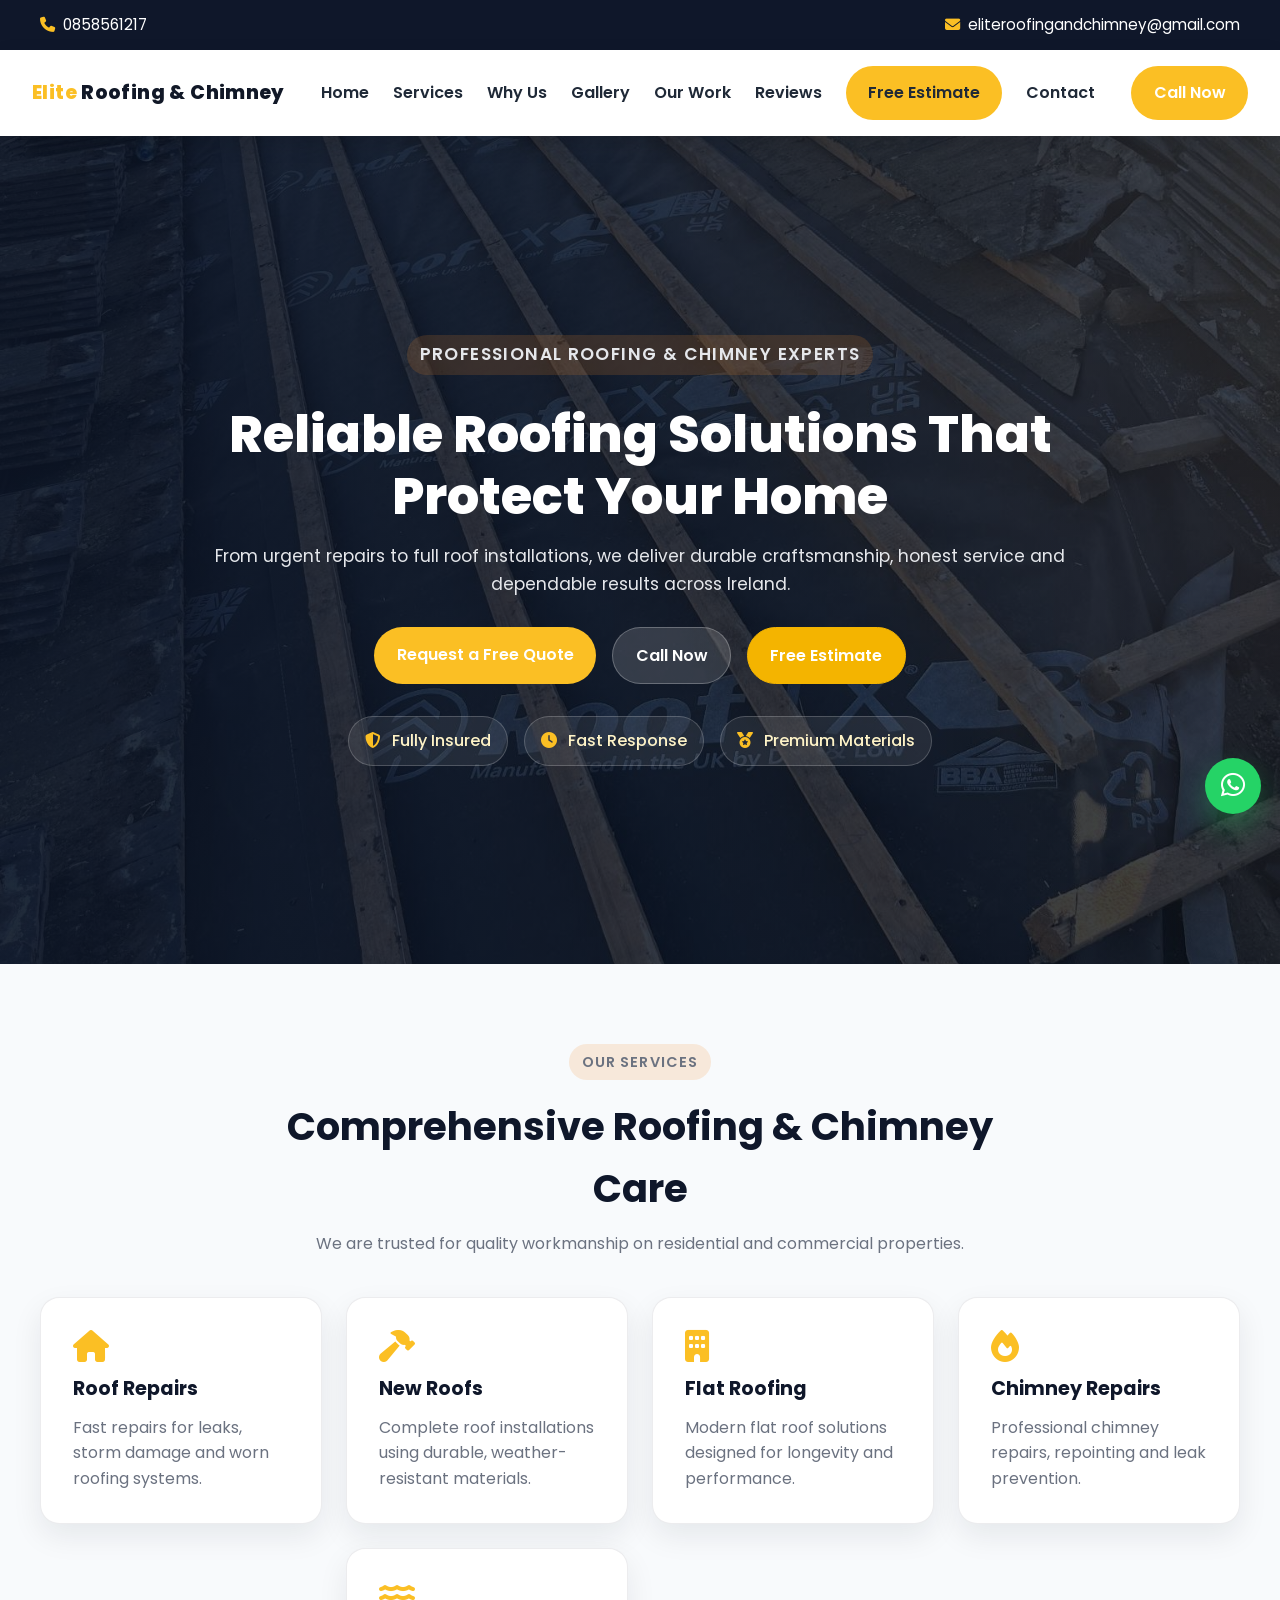
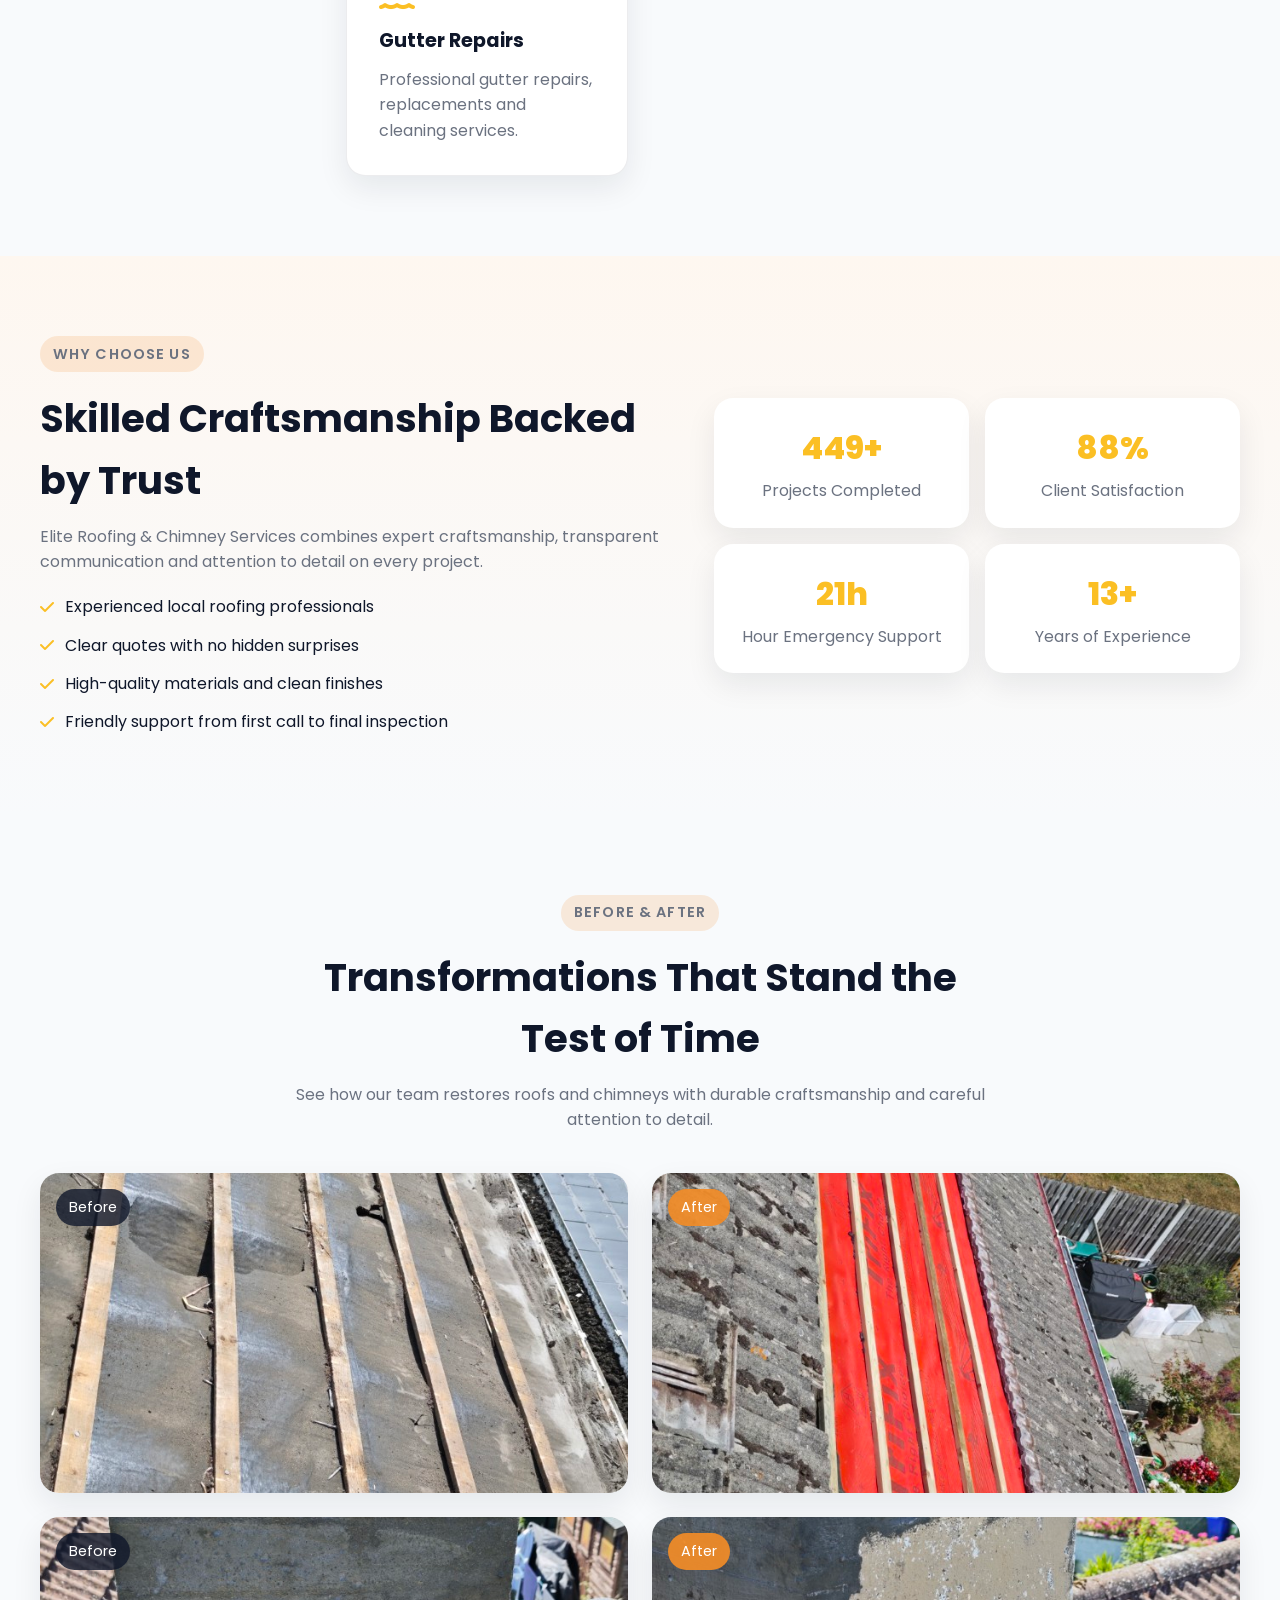
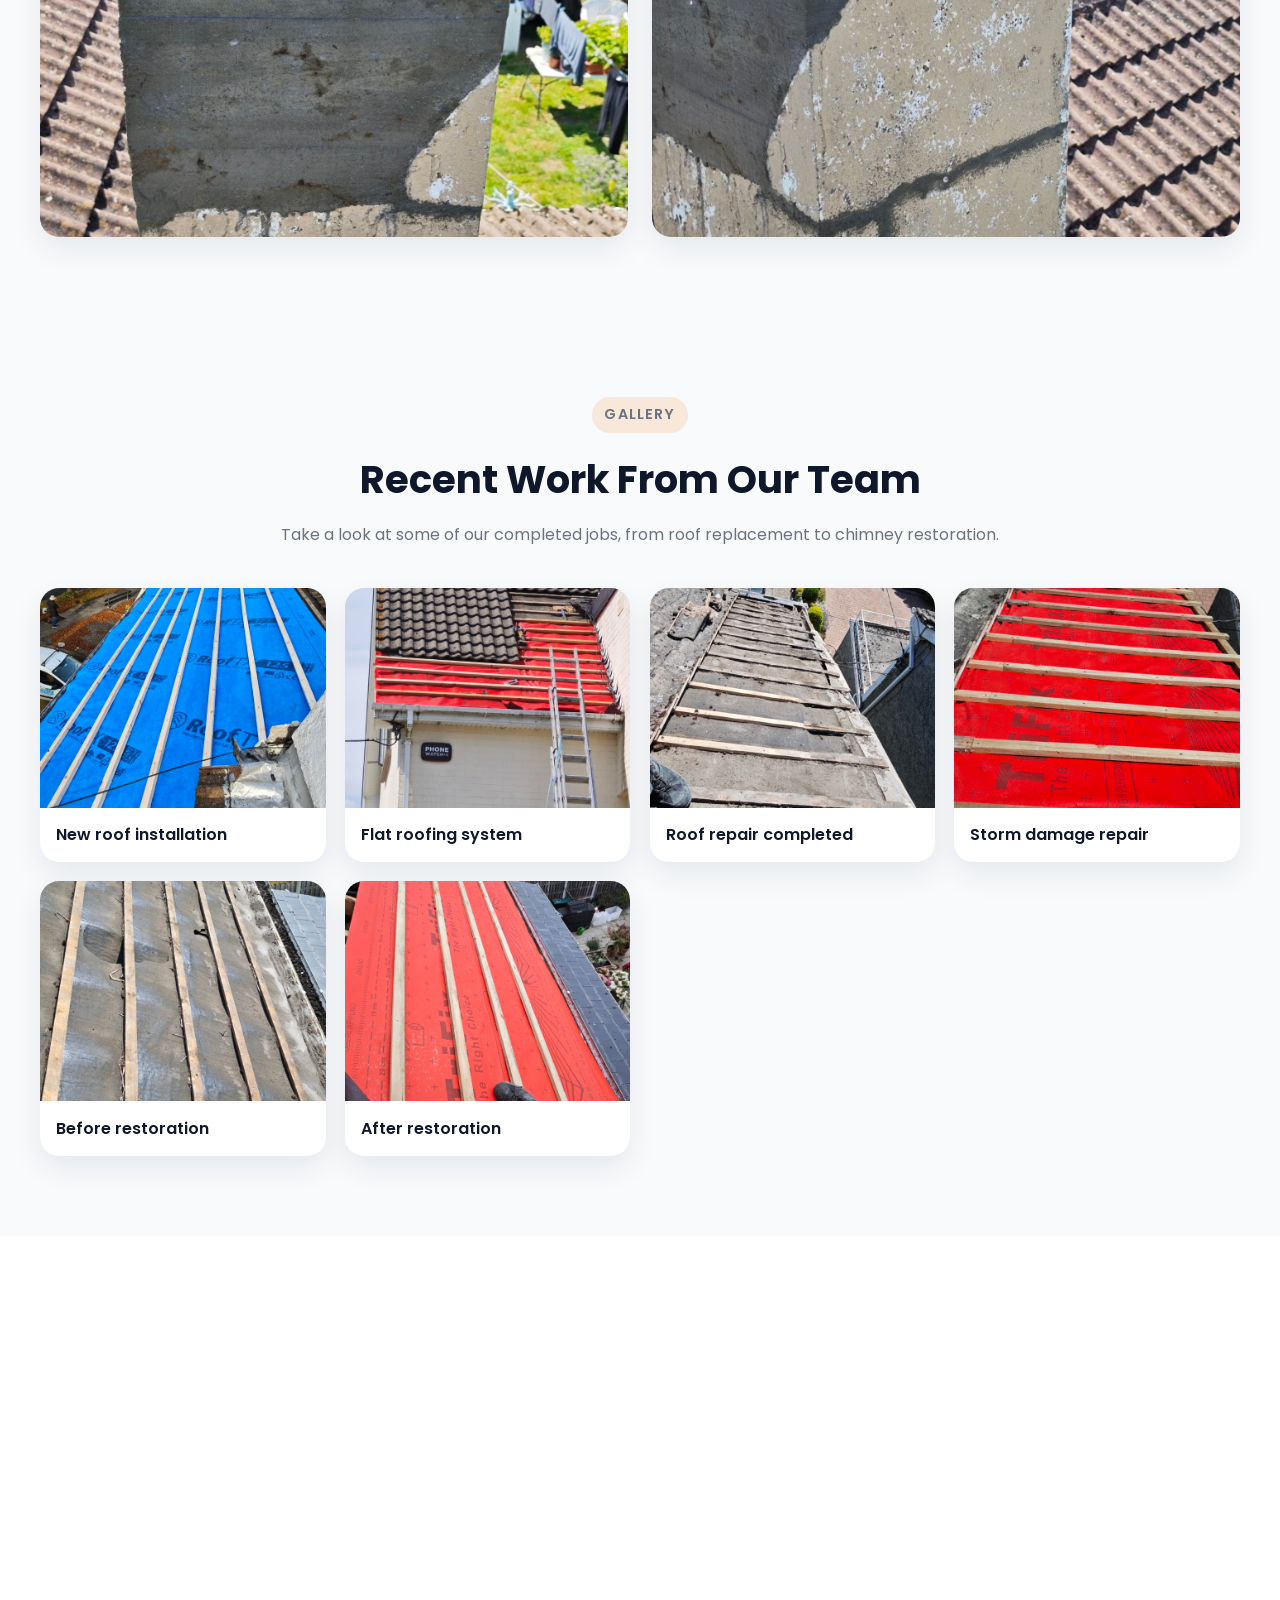
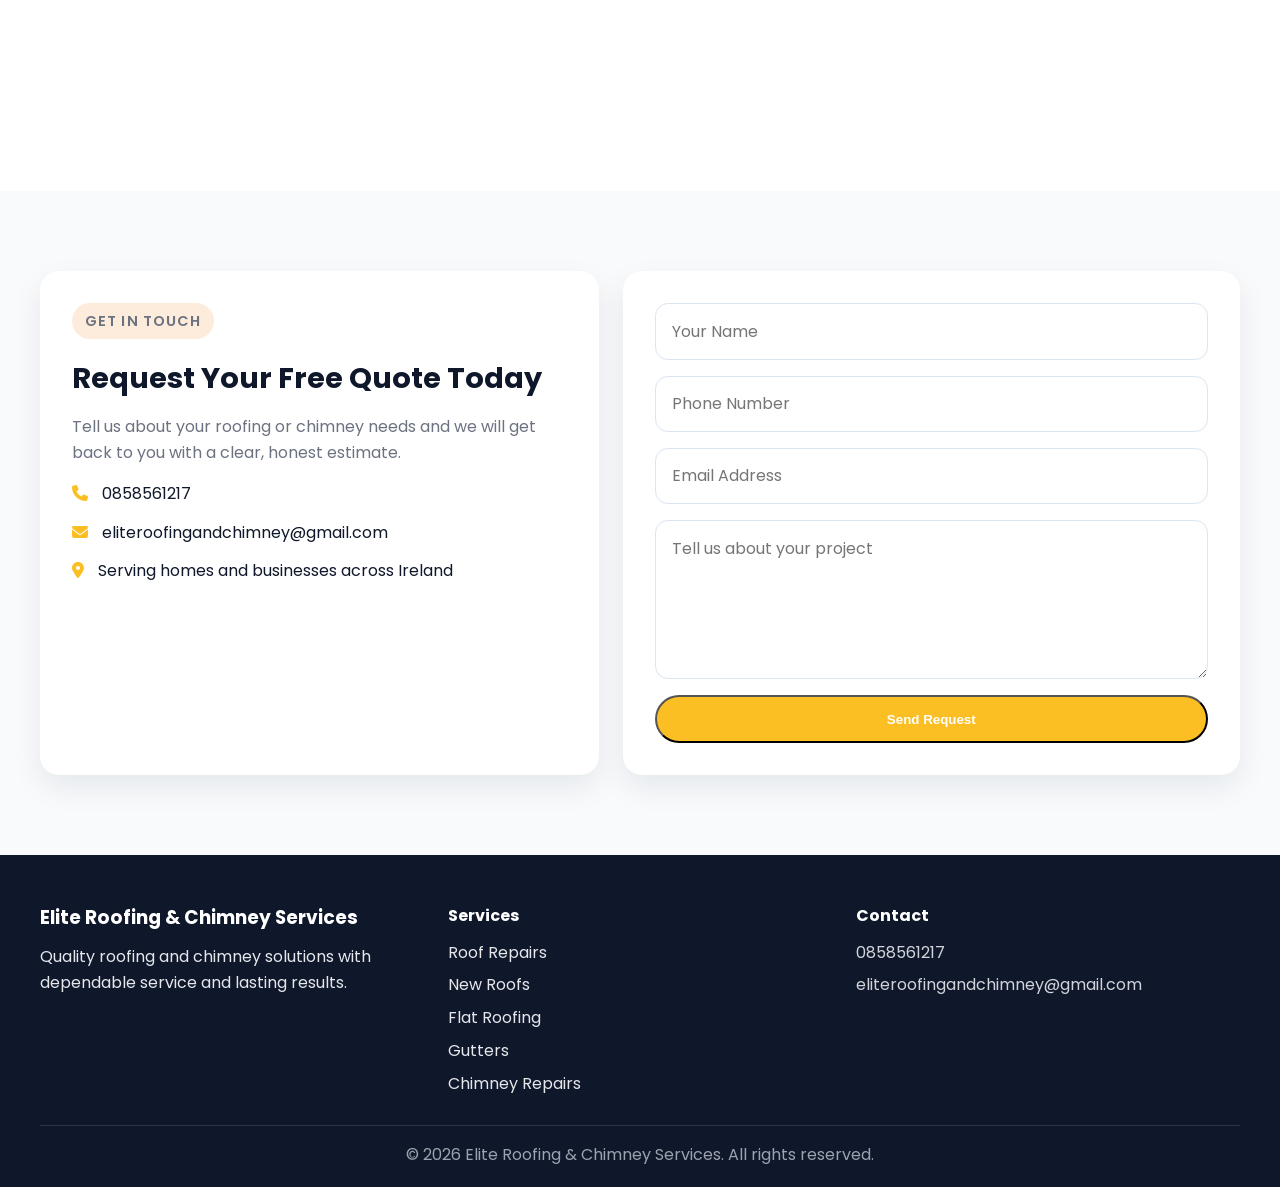
<file: index.html>
<!DOCTYPE html>
<html lang="en">
<head>
<link rel="icon" type="image/png" href="favicon.png">
<!-- Google tag (gtag.js) -->
<script async src="https://www.googletagmanager.com/gtag/js?id=G-1NTK6XRH8E"></script>
<script>
  window.dataLayer = window.dataLayer || [];
  function gtag(){dataLayer.push(arguments);}
  gtag('js', new Date());

  gtag('config', 'G-1NTK6XRH8E');
</script>

<meta charset="UTF-8">

  <meta charset="UTF-8">
  <meta name="viewport" content="width=device-width, initial-scale=1.0">
  <title>Elite Roofing & Chimney Services | Roofing Repairs, New Roofs & Chimney Care</title>
  <meta name="description" content="Elite Roofing & Chimney Services provides professional roof repairs, new roofs, flat roofing, gutters and chimney services across Ireland. Request a free quote today.">
  <meta name="keywords" content="roofing company, roof repair, roof installation, chimney repair, gutter repair, flat roofing, Ireland roofing">
  <meta name="author" content="Elite Roofing & Chimney Services">
  <meta property="og:title" content="Elite Roofing & Chimney Services">
  <meta property="og:description" content="Reliable roofing and chimney services for homes and businesses. Fast response, quality workmanship and fair pricing.">
  <meta property="og:type" content="website">
  <meta property="og:image" content="images/roof.jpg">
  <meta name="theme-color" content="#0f172a">
  <link rel="canonical" href="https://eliteroof.co/">
  <link rel="stylesheet" href="style.css">
  <link rel="preconnect" href="https://fonts.googleapis.com">
  <link rel="preconnect" href="https://fonts.gstatic.com" crossorigin>
  <link href="https://fonts.googleapis.com/css2?family=Poppins:wght@300;400;500;600;700;800&display=swap" rel="stylesheet">
  <link rel="stylesheet" href="https://cdnjs.cloudflare.com/ajax/libs/font-awesome/6.6.0/css/all.min.css">
  <script type="application/ld+json">
  {
    "@context": "https://schema.org",
    "@type": "RoofingContractor",
    "name": "Elite Roofing & Chimney Services",
    "telephone": "+353858561217",
    "email": "eliteroofingandchimney@gmail.com",
    "url": "https://eliteroof.co/",
    "address": {
      "@type": "PostalAddress",
      "addressCountry": "IE"
    },
    "serviceType": [
      "Roof repairs",
      "New roofs",
      "Flat roofing",
      "Gutters",
      "Chimney repairs"
    ]
  }
  </script>
</head>
<body>
  <div class="topbar">
    <div class="topbar-content">
      <a href="tel:0858561217"><i class="fa-solid fa-phone"></i>0858561217</a>
      <a href="mailto:eliteroofingandchimney@gmail.com"><i class="fa-solid fa-envelope"></i>eliteroofingandchimney@gmail.com</a>
    </div>
  </div>

  <header class="site-header">
    <a class="logo" href="#home"><span>Elite</span> Roofing & Chimney</a>
    <button class="menu-toggle" type="button" aria-label="Open navigation">
      <span></span><span></span><span></span>
    </button>
    <nav class="nav-links">
      <a href="#home">Home</a>
      <a href="#services">Services</a>
      <a href="#about">Why Us</a>
      <a href="#gallery">Gallery</a>
      <a href="our-work.html">Our Work</a>
      <a href="#reviews">Reviews</a>
      <a href="estimate.html" class="btn btn-primary">Free Estimate</a>
      <a href="#contact">Contact</a>
    </nav>
    <a class="btn btn-primary nav-cta" href="tel:0858561217">Call Now</a>
  </header>

  <main id="home">
    <section class="hero">
      <div class="hero-overlay"></div>
      <div class="hero-content reveal">
        <p class="eyebrow">Professional Roofing & Chimney Experts</p>
        <h1>Reliable Roofing Solutions That Protect Your Home</h1>
        <p>From urgent repairs to full roof installations, we deliver durable craftsmanship, honest service and dependable results across Ireland.</p>
       <div class="hero-actions">
  <a class="btn btn-primary" href="#contact">Request a Free Quote</a>
  <a class="btn btn-secondary" href="tel:0858561217">Call Now</a>
  <a class="btn btn-outline" href="estimate.html">Free Estimate</a>
</div>
        <div class="hero-highlights">
          <div><i class="fa-solid fa-shield-halved"></i> Fully Insured</div>
          <div><i class="fa-solid fa-clock"></i> Fast Response</div>
          <div><i class="fa-solid fa-medal"></i> Premium Materials</div>
        </div>
      </div>
    </section>

  
<section class="section services-section" id="services">
  <div class="section-heading reveal">
    <p class="eyebrow">Our Services</p>
    <h2>Comprehensive Roofing & Chimney Care</h2>
    <p>We are trusted for quality workmanship on residential and commercial properties.</p>
  </div>

  <div class="cards-grid">

 <a href="roof-repairs-dublin.html" class="service-link">
  <article class="card reveal">
    <i class="fa-solid fa-house"></i>
    <h3>Roof Repairs</h3>
    <p>Fast repairs for leaks, storm damage and worn roofing systems.</p>
  </article>
</a>

<a href="new-roofs.html" class="service-link">
  <article class="card reveal">
    <i class="fa-solid fa-hammer"></i>
    <h3>New Roofs</h3>
    <p>Complete roof installations using durable, weather-resistant materials.</p>
  </article>
</a>
 <a href="flat-roofing.html" class="service-link">
  <article class="card reveal">
    <i class="fa-solid fa-building"></i>
    <h3>Flat Roofing</h3>
    <p>Modern flat roof solutions designed for longevity and performance.</p>
  </article>
</a>

  <a href="chimney-repairs.html" class="service-link">
  <article class="card reveal">
    <i class="fa-solid fa-fire"></i>
    <h3>Chimney Repairs</h3>
    <p>Professional chimney repairs, repointing and leak prevention.</p>
  </article>
</a>

   <a href="gutter-repairs.html" class="service-link">
<a href="gutter-repairs.html" class="service-link">
  <article class="card reveal">
    <i class="fa-solid fa-water"></i>
    <h3>Gutter Repairs</h3>
    <p>Professional gutter repairs, replacements and cleaning services.</p>
  </article>
</a>

  </div>
</section>
    <section class="section why-us-section" id="about">
      <div class="about-grid">
        <div class="about-content reveal">
          <p class="eyebrow">Why Choose Us</p>
          <h2>Skilled Craftsmanship Backed by Trust</h2>
          <p>Elite Roofing & Chimney Services combines expert craftsmanship, transparent communication and attention to detail on every project.</p>
          <ul class="feature-list">
            <li><i class="fa-solid fa-check"></i> Experienced local roofing professionals</li>
            <li><i class="fa-solid fa-check"></i> Clear quotes with no hidden surprises</li>
            <li><i class="fa-solid fa-check"></i> High-quality materials and clean finishes</li>
            <li><i class="fa-solid fa-check"></i> Friendly support from first call to final inspection</li>
          </ul>
        </div>
        <div class="stats-grid">
          <div class="stat-card reveal">
            <span class="counter" data-target="500">0</span>
            <p>Projects Completed</p>
          </div>
          <div class="stat-card reveal">
            <span class="counter" data-target="98">0</span>
            <p>Client Satisfaction</p>
          </div>
          <div class="stat-card reveal">
            <span class="counter" data-target="24">0</span>
            <p>Hour Emergency Support</p>
          </div>
          <div class="stat-card reveal">
            <span class="counter" data-target="15">0</span>
            <p>Years of Experience</p>
          </div>
        </div>
      </div>
    </section>

    <section class="section before-after-section">
      <div class="section-heading reveal">
        <p class="eyebrow">Before & After</p>
        <h2>Transformations That Stand the Test of Time</h2>
        <p>See how our team restores roofs and chimneys with durable craftsmanship and careful attention to detail.</p>
      </div>
      <div class="compare-grid">
        <article class="compare-card reveal">
          <img src="images/roof-before.jpg" alt="Roof before professional repairs">
          <div class="compare-label">Before</div>
        </article>
        <article class="compare-card reveal">
          <img src="images/roof-after1.jpg" alt="Roof after professional repairs">
          <div class="compare-label after">After</div>
        </article>
        <article class="compare-card reveal">
          <img src="images/chimney-repair.jpg" alt="Chimney repair before work">
          <div class="compare-label">Before</div>
        </article>
        <article class="compare-card reveal">
          <img src="images/chimney-repair2.jpg" alt="Chimney repair after work">
          <div class="compare-label after">After</div>
        </article>
      </div>
    </section>

    <section class="section gallery-section" id="gallery">
      <div class="section-heading reveal">
        <p class="eyebrow">Gallery</p>
        <h2>Recent Work From Our Team</h2>
        <p>Take a look at some of our completed jobs, from roof replacement to chimney restoration.</p>
      </div>
      <div class="gallery-grid">
        <figure class="gallery-item reveal">
          <img src="images/roof-installation.jpg" alt="Roof installation project in progress">
          <figcaption>New roof installation</figcaption>
        </figure>
        <figure class="gallery-item reveal">
          <img src="images/roof-membrane.jpg" alt="Modern flat roof membrane installation">
          <figcaption>Flat roofing system</figcaption>
        </figure>
        <figure class="gallery-item reveal">
          <img src="images/roof-repair-1.jpg" alt="Roof repair completed on a home">
          <figcaption>Roof repair completed</figcaption>
        </figure>
        <figure class="gallery-item reveal">
          <img src="images/roof-repair-2.jpg" alt="Storm damage roof repair">
          <figcaption>Storm damage repair</figcaption>
        </figure>
        <figure class="gallery-item reveal">
          <img src="images/roof-before.jpg" alt="Roof before restoration">
          <figcaption>Before restoration</figcaption>
        </figure>
        <figure class="gallery-item reveal">
          <img src="images/roof-after.jpg" alt="Roof after restoration">
          <figcaption>After restoration</figcaption>
        </figure>
      </div>
    </section>

    <section class="section reviews-section" id="reviews">
      <div class="section-heading reveal">
        <p class="eyebrow">Customer Reviews</p>
        <h2>What Our Clients Say</h2>
        <p>We take pride in delivering dependable service and leaving every customer with confidence in their roof.</p>
      </div>
      <div class="reviews-grid">
        <article class="review-card reveal">
          <p>“Fantastic service from start to finish. The team was punctual, efficient and the roof looks excellent.”</p>
          <h3>Sarah M.</h3>
        </article>
        <article class="review-card reveal">
          <p>“They fixed a leak quickly and explained everything clearly. I would definitely recommend them.”</p>
          <h3>Daniel K.</h3>
        </article>
        <article class="review-card reveal">
          <p>“Professional, tidy and reliable. Our chimney repair was completed to a very high standard.”</p>
          <h3>Aoife R.</h3>
        </article>
      </div>
    </section>

    <section class="section contact-section" id="contact">
      <div class="contact-grid">
        <div class="contact-card reveal">
          <p class="eyebrow">Get in Touch</p>
          <h2>Request Your Free Quote Today</h2>
          <p>Tell us about your roofing or chimney needs and we will get back to you with a clear, honest estimate.</p>
          <ul class="contact-list">
            <li><i class="fa-solid fa-phone"></i> 0858561217</li>
            <li><i class="fa-solid fa-envelope"></i> eliteroofingandchimney@gmail.com</li>
            <li><i class="fa-solid fa-location-dot"></i> Serving homes and businesses across Ireland</li>
          </ul>
        </div>
        <form class="contact-form reveal"
      action="https://formspree.io/f/mrpzzdvd"
      method="POST">
          <input type="text" name="name" placeholder="Your Name" required>
          <input type="tel" name="phone" placeholder="Phone Number" required>
          <input type="email" name="email" placeholder="Email Address" required>
          <textarea name="message" rows="5" placeholder="Tell us about your project"></textarea>
          <button type="submit" class="btn btn-primary">Send Request</button>
        </form>
      </div>
    </section>
  </main>

  <footer class="site-footer">
    <div class="footer-grid">
      <div>
        <h3>Elite Roofing & Chimney Services</h3>
        <p>Quality roofing and chimney solutions with dependable service and lasting results.</p>
      </div>
      <div>
        <h4>Services</h4>
        <ul>
          <li>Roof Repairs</li>
          <li>New Roofs</li>
          <li>Flat Roofing</li>
          <li>Gutters</li>
          <li>Chimney Repairs</li>
        </ul>
      </div>
      <div>
        <h4>Contact</h4>
        <ul>
          <li><a href="tel:0858561217">0858561217</a></li>
          <li><a href="mailto:eliteroofingandchimney@gmail.com">eliteroofingandchimney@gmail.com</a></li>
        </ul>
      </div>
    </div>
    <p class="footer-bottom">© 2026 Elite Roofing & Chimney Services. All rights reserved.</p>
  </footer>

  <a class="floating-whatsapp" href="https://wa.me/353858561217" target="_blank" rel="noopener" aria-label="Contact us on WhatsApp">
    <i class="fa-brands fa-whatsapp"></i>
  </a>
  <button class="scroll-top" type="button" aria-label="Back to top">↑</button>

  <script src="script.js"></script>
</body>
</html>
</file>
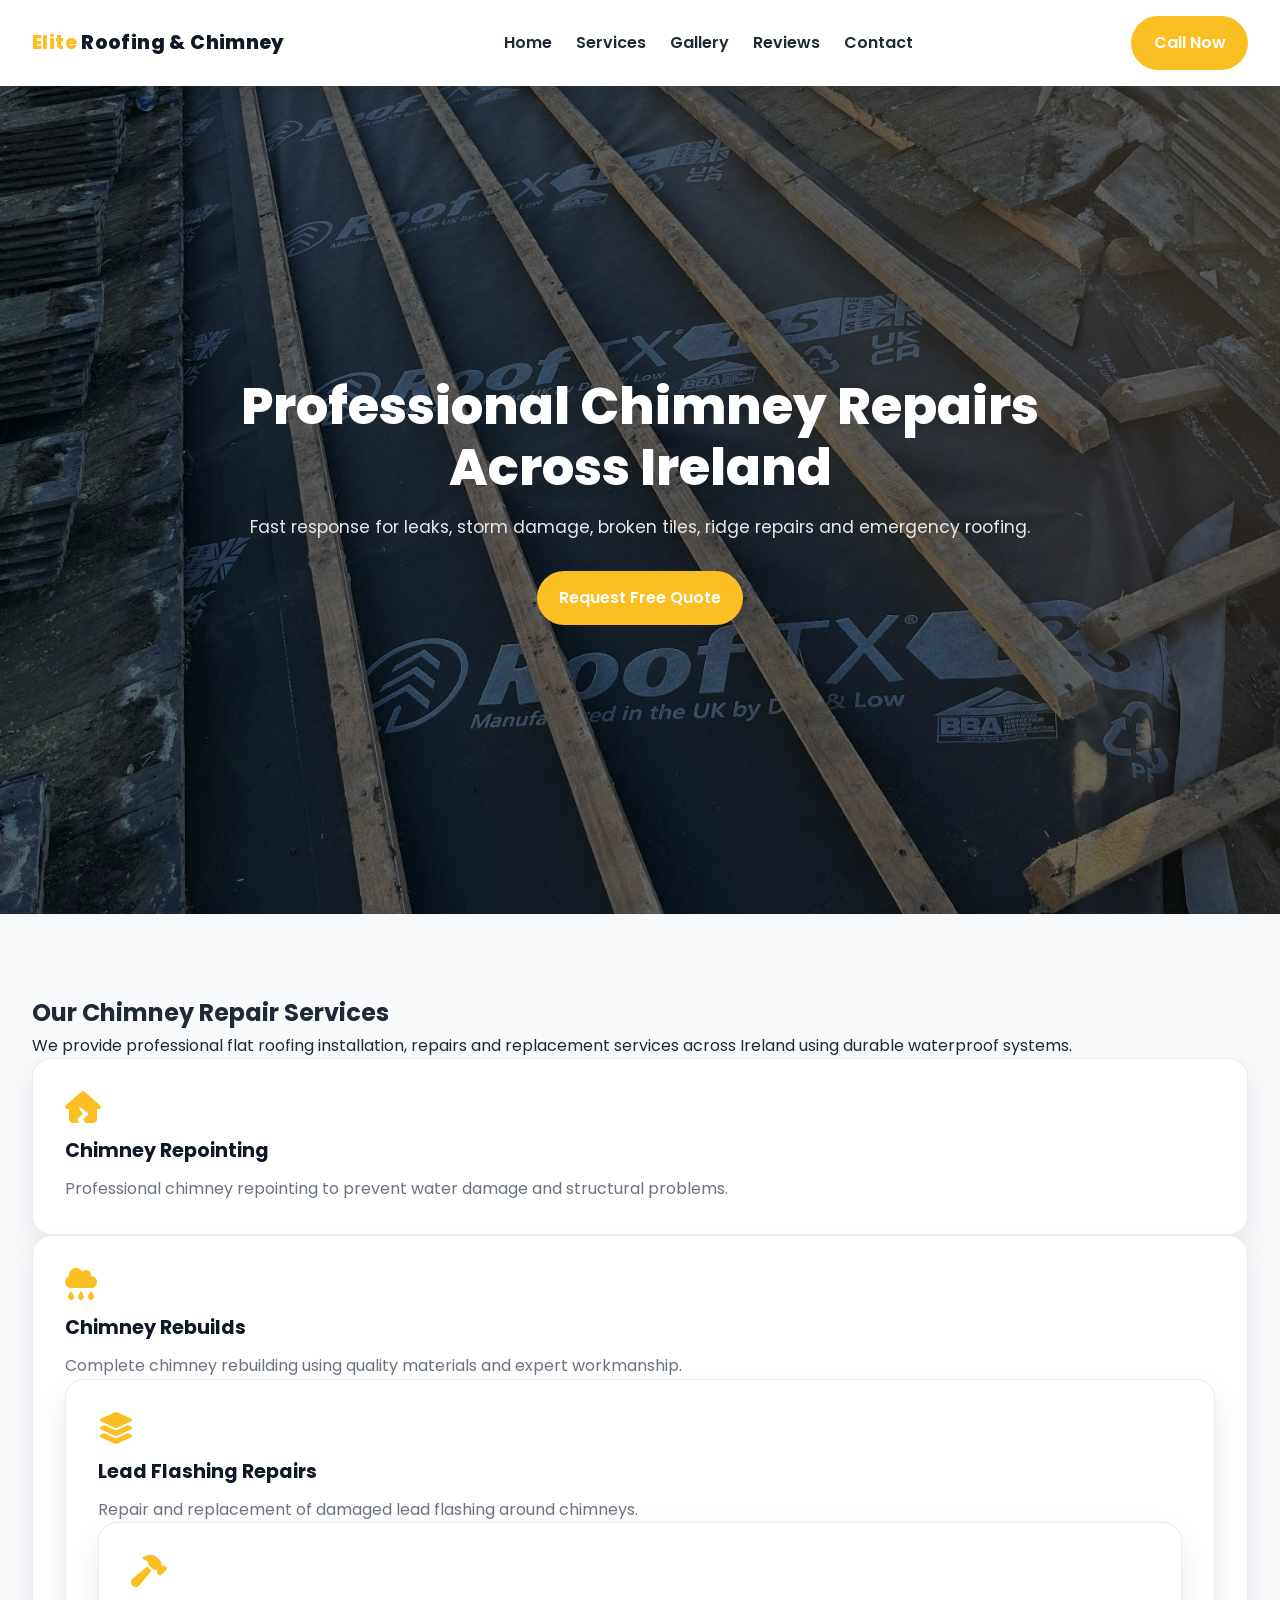
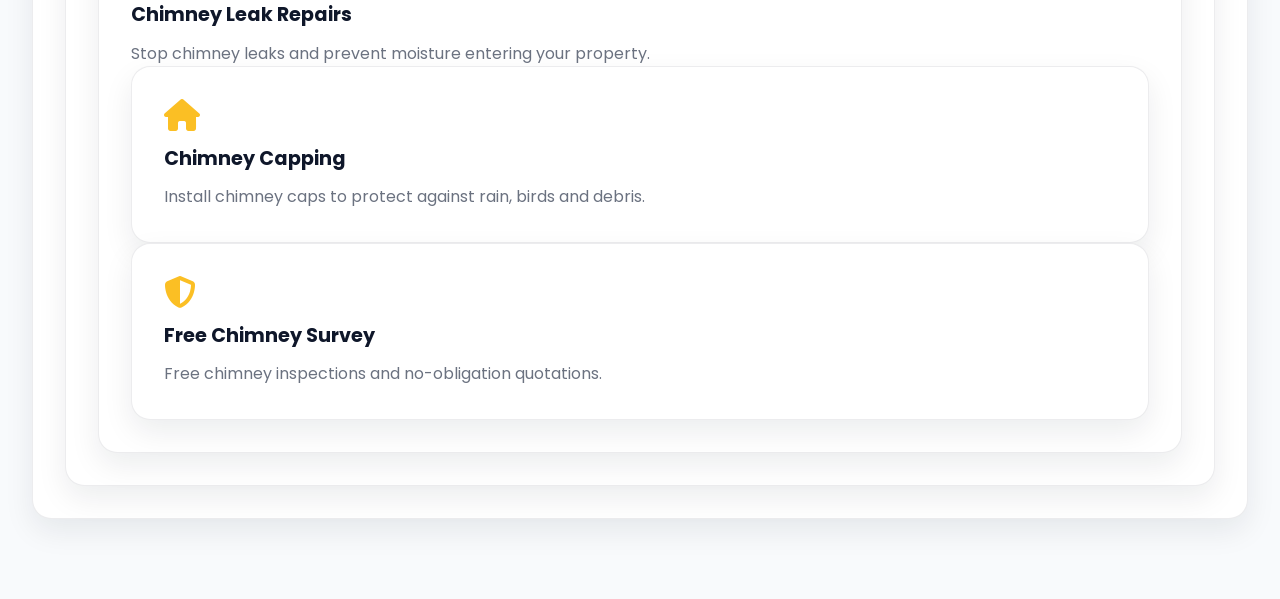
<file: chimney-repairs.html>
<!DOCTYPE html>
<html lang="en">
<head>
<link rel="icon" type="image/png" href="favicon.png">
<!-- Google tag (gtag.js) -->
<script async src="https://www.googletagmanager.com/gtag/js?id=G-1NTK6XRH8E"></script>
<script>
  window.dataLayer = window.dataLayer || [];
  function gtag(){dataLayer.push(arguments);}
  gtag('js', new Date());

  gtag('config', 'G-1NTK6XRH8E');
</script>

<meta charset="UTF-8">

<script type="application/ld+json">
{
  "@context":"https://schema.org",
  "@type":"FAQPage",
  "mainEntity":[
    {
      "@type":"Question",
      "name":"Do you repair leaking chimneys?",
      "acceptedAnswer":{
        "@type":"Answer",
        "text":"Yes. We repair chimney leaks, damaged flashing and brickwork."
      }
    },
    {
      "@type":"Question",
      "name":"Do you rebuild damaged chimneys?",
      "acceptedAnswer":{
        "@type":"Answer",
        "text":"Yes. We provide complete chimney rebuilds where required."
      }
    },
    {
      "@type":"Question",
      "name":"Do you replace lead flashing?",
      "acceptedAnswer":{
        "@type":"Answer",
        "text":"Yes. We repair and replace damaged lead flashing around chimneys."
      }
    },
    {
      "@type":"Question",
      "name":"Do you offer free chimney inspections?",
      "acceptedAnswer":{
        "@type":"Answer",
        "text":"Yes. We provide free inspections and quotations."
      }
    }
  ]
}
</script>
<meta charset="UTF-8">
<meta name="viewport" content="width=device-width, initial-scale=1.0">

<title>Chimney Repairs in Ireland | Elite Roofing & Chimney</title>

<meta name="description" content="Professional flat roofing installation, repairs and replacement across Ireland. EPDM rubber roofing, fibreglass roofing and torch-on felt systems. Free quotations and expert workmanship.">
<link rel="canonical" href="https://eliteroof.co/chimney-repairs.html">
<link rel="stylesheet" href="style.css">

<link rel="preconnect" href="https://fonts.googleapis.com">
<link rel="preconnect" href="https://fonts.gstatic.com" crossorigin>

<link href="https://fonts.googleapis.com/css2?family=Poppins:wght@300;400;500;600;700;800&display=swap" rel="stylesheet">

<link rel="stylesheet"
href="https://cdnjs.cloudflare.com/ajax/libs/font-awesome/6.5.2/css/all.min.css">

</head>

<body>

<header class="site-header">

<a class="logo" href="index.html">
<span>Elite</span> Roofing & Chimney
</a>

<nav class="nav-links">

<a href="index.html">Home</a>

<a href="index.html#services">Services</a>

<a href="index.html#gallery">Gallery</a>

<a href="index.html#reviews">Reviews</a>

<a href="index.html#contact">Contact</a>

</nav>

<a class="btn btn-primary" href="tel:0858561217">
Call Now
</a>

</header>

<section class="hero">

<div class="hero-content">

<h1>
Professional Chimney Repairs Across Ireland
</h1>

<p>

Fast response for leaks, storm damage,
broken tiles, ridge repairs and emergency roofing.

</p>

<a class="btn btn-primary" href="#contact">

Request Free Quote

</a>

</div>

</section>
<section class="section">

<div class="container">

<h2>Our Chimney Repair Services</h2>

<p>
We provide professional flat roofing installation, repairs and replacement services across Ireland using durable waterproof systems.
</p>

<div class="services-grid">

<article class="card">
<i class="fa-solid fa-house-crack"></i>
<h3>Chimney Repointing</h3>
<p>Professional chimney repointing to prevent water damage and structural problems.</p>
</article>

<article class="card">
<i class="fa-solid fa-cloud-rain"></i>
<h3>Chimney Rebuilds</h3>
<p>Complete chimney rebuilding using quality materials and expert workmanship.</p>

<article class="card">
<i class="fa-solid fa-layer-group"></i>
<h3>Lead Flashing Repairs</h3>
<p>Repair and replacement of damaged lead flashing around chimneys.</p>

<article class="card">
<i class="fa-solid fa-hammer"></i>
<h3>Chimney Leak Repairs</h3>
<p>Stop chimney leaks and prevent moisture entering your property.</p>

<article class="card">
<i class="fa-solid fa-house"></i>
<h3>Chimney Capping</h3>
<p>Install chimney caps to protect against rain, birds and debris.</p>
</article>

<article class="card">
<i class="fa-solid fa-shield-halved"></i>
<h3>Free Chimney Survey</h3>
<p>Free chimney inspections and no-obligation quotations.</p>
</article>

</div>

</div>

</section>

</body>
</html>
</file>
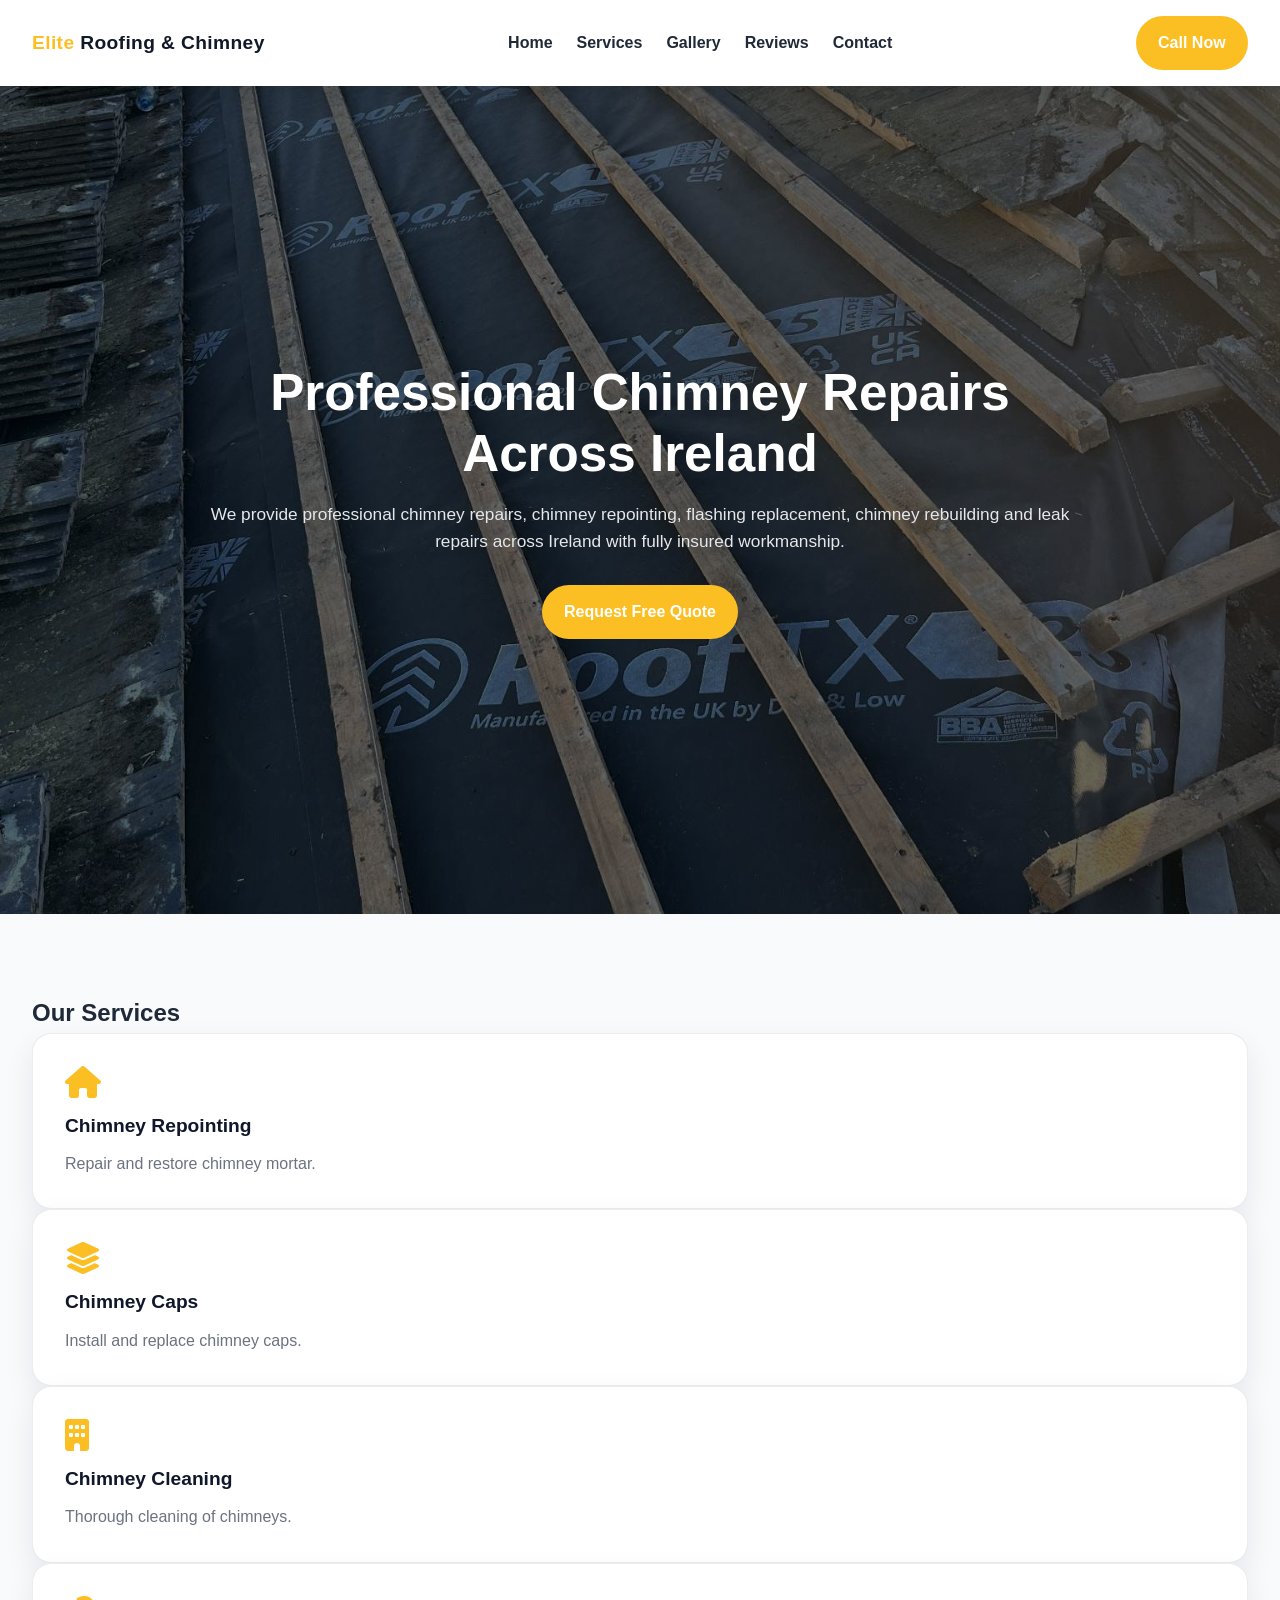
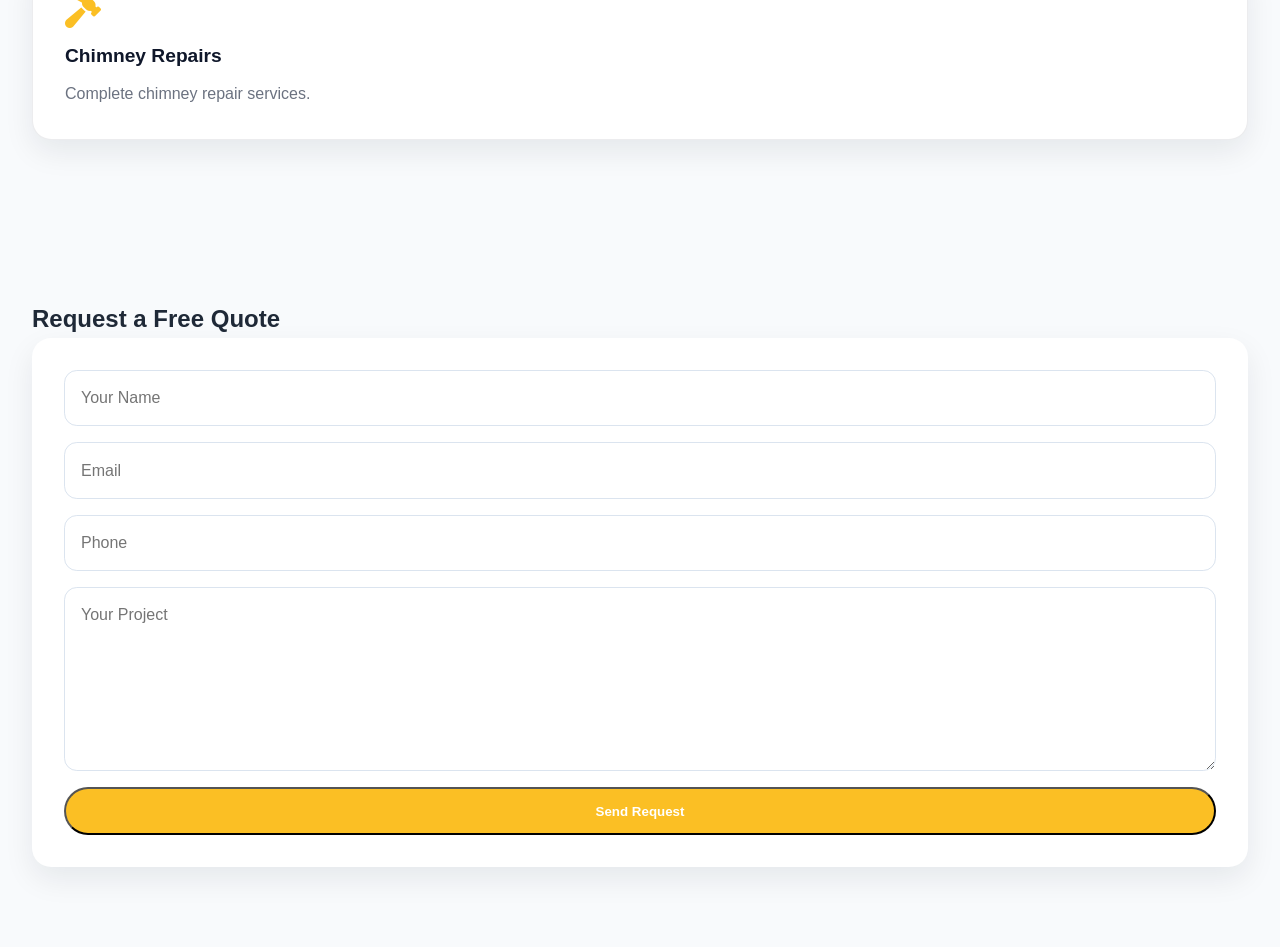
<file: chimney-repairs.html.html>
<!DOCTYPE html>
<html lang="en"><head><meta charset="UTF-8"><meta name="viewport" content="width=device-width,initial-scale=1.0">
<title>Chimney Repairs in Ireland | Elite Roofing & Chimney</title>
<meta name="description" content="Professional chimney repairs across Ireland.">
<link rel="canonical" href="https://eliteroof.co/chimney-repairs.html">
<link rel="stylesheet" href="style.css">
<link rel="stylesheet" href="https://cdnjs.cloudflare.com/ajax/libs/font-awesome/6.6.0/css/all.min.css">
</head><body>
<header class="site-header">
<a class="logo" href="index.html"><span>Elite</span> Roofing & Chimney</a>
<nav class="nav-links">
<a href="index.html">Home</a><a href="index.html#services">Services</a><a href="index.html#gallery">Gallery</a><a href="index.html#reviews">Reviews</a><a href="index.html#contact">Contact</a>
</nav>
<a class="btn btn-primary" href="tel:0899843491">Call Now</a>
</header>
<section class="hero"><div class="hero-content">
<h1>Professional Chimney Repairs Across Ireland</h1>
<p>
We provide professional chimney repairs, chimney repointing, flashing replacement, chimney rebuilding and leak repairs across Ireland with fully insured workmanship.
</p>
<a class="btn btn-primary" href="#contact">Request Free Quote</a>
</div></section>
<section class="section"><div class="container"><h2>Our Services</h2>
<div class="services-grid">
<article class="card"><i class="fa-solid fa-house"></i><h3>Chimney Repointing</h3><p>Repair and restore chimney mortar.</p></article>
<article class="card"><i class="fa-solid fa-layer-group"></i><h3>Chimney Caps</h3><p>Install and replace chimney caps.</p></article>
<article class="card"><i class="fa-solid fa-building"></i><h3>Chimney Cleaning</h3><p>Thorough cleaning of chimneys.</p></article>
<article class="card"><i class="fa-solid fa-hammer"></i><h3>Chimney Repairs</h3><p>Complete chimney repair services.</p></article>
</div></div></section>
<section class="section dark-section" id="contact"><div class="container">
<h2>Request a Free Quote</h2>
<form action="https://formspree.io/f/mrpzzdvd" method="POST" class="contact-form">
<input type="text" name="Name" placeholder="Your Name" required>
<input type="email" name="Email" placeholder="Email" required>
<input type="tel" name="Phone" placeholder="Phone" required>
<textarea name="Message" rows="6" placeholder="Your Project"></textarea>

<button class="btn btn-primary" type="submit">Send Request</button>
</form></div></section>
<script src="script.js"></script>
</body></html>
</file>
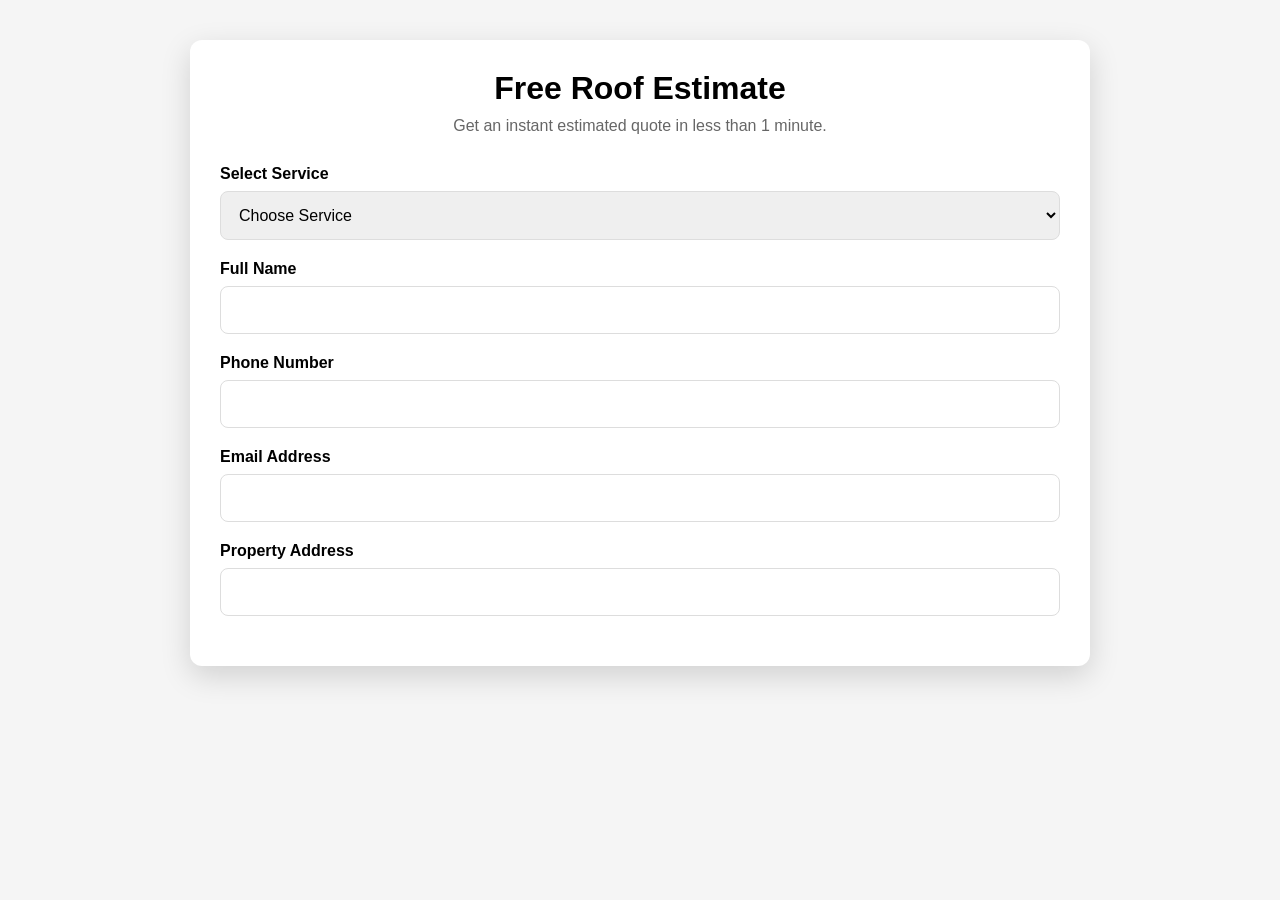
<file: estimate.html>
<!DOCTYPE html>
<html lang="en">
<head>
<link rel="icon" type="image/png" href="favicon.png">
<!-- Google tag (gtag.js) -->
<script async src="https://www.googletagmanager.com/gtag/js?id=G-1NTK6XRH8E"></script>
<script>
  window.dataLayer = window.dataLayer || [];
  function gtag(){dataLayer.push(arguments);}
  gtag('js', new Date());

  gtag('config', 'G-1NTK6XRH8E');
</script>

<meta charset="UTF-8">

<meta charset="UTF-8">
<meta name="viewport" content="width=device-width, initial-scale=1.0">

<title>Free Roof Estimate | Elite Roofing</title>

<style>

*{
margin:0;
padding:0;
box-sizing:border-box;
font-family:Arial,sans-serif;
}

body{

background:#f5f5f5;

}

.container{

max-width:900px;
margin:40px auto;
background:#fff;
padding:30px;
border-radius:12px;
box-shadow:0 10px 30px rgba(0,0,0,.15);

}

h1{

text-align:center;
margin-bottom:10px;

}

p{

text-align:center;
color:#666;
margin-bottom:30px;

}

.form-group{

margin-bottom:20px;

}

label{

display:block;
margin-bottom:8px;
font-weight:bold;

}

select,
input,
textarea{

width:100%;
padding:14px;
border:1px solid #ddd;
border-radius:8px;
font-size:16px;

}

button{

width:100%;
padding:16px;
background:#d4af37;
border:none;
border-radius:8px;
font-size:18px;
font-weight:bold;
cursor:pointer;
transition:.3s;

}

button:hover{

opacity:.9;

}

#serviceOptions{

margin-top:20px;

}

#result{

display:none;
margin-top:30px;
background:#f7f7f7;
padding:25px;
border-radius:10px;
text-align:center;

}

#price{

font-size:36px;
font-weight:bold;
color:green;
margin:15px 0;

}

.note{

color:#666;

}

</style>

</head>

<body>

<div class="container">

<h1>Free Roof Estimate</h1>

<p>Get an instant estimated quote in less than 1 minute.</p>

<div class="form-group">

<label>Select Service</label>

<select id="service">

<option value="">Choose Service</option>

<option value="minor">
Minor Roof Repair
</option>

<option value="repair">
Roof Repair
</option>

<option value="newroof">
New Roof Installation
</option>



<option value="chimney">
Chimney Services
</option>

<option value="gutter">
Gutter Services
</option>

<option value="fascia">
Fascia & Soffits
</option>

</select>

</div>

<div id="serviceOptions"></div>



<form id="customerForm"
      action="https://formspree.io/f/mrpzzdvd"
      method="POST"
      enctype="multipart/form-data">
      <input type="hidden" id="selectedService" name="Service">

<input type="hidden" id="estimatedPrice" name="Estimated Price">
<input type="hidden" id="roofTypeHidden" name="Roof Type">
<input type="hidden" id="roofSizeHidden" name="Roof Size">
<input type="hidden" id="propertyHeightHidden" name="Property Height">
    <div class="form-group">
        <label>Full Name</label>
        <input type="text" id="customerName" name="Full Name" required>
    </div>

    <div class="form-group">
        <label>Phone Number</label>
        <input type="tel" id="customerPhone" name="Phone Number" required>
    </div>

    <div class="form-group">
        <label>Email Address</label>
        <input type="email" id="customerEmail" name="Email Address" required>
    </div>

    <div class="form-group">
        <label>Property Address</label>
        <input type="text" id="customerAddress" name="Property Address" required>
    </div>

  
</div>

<div id="result">

<h2>Estimated Price</h2>

<div id="price">€0</div>
<button id="quoteBtn" type="submit">
    Request Free Inspection
</button>
<div class="note">

Final quotation will be confirmed after a free inspection.

</div>

</div>

</div>


</div> <!-- result -->

</form>

</div> <!-- container -->

<script src="estimate.js"></script>
</body>
</html>
</file>
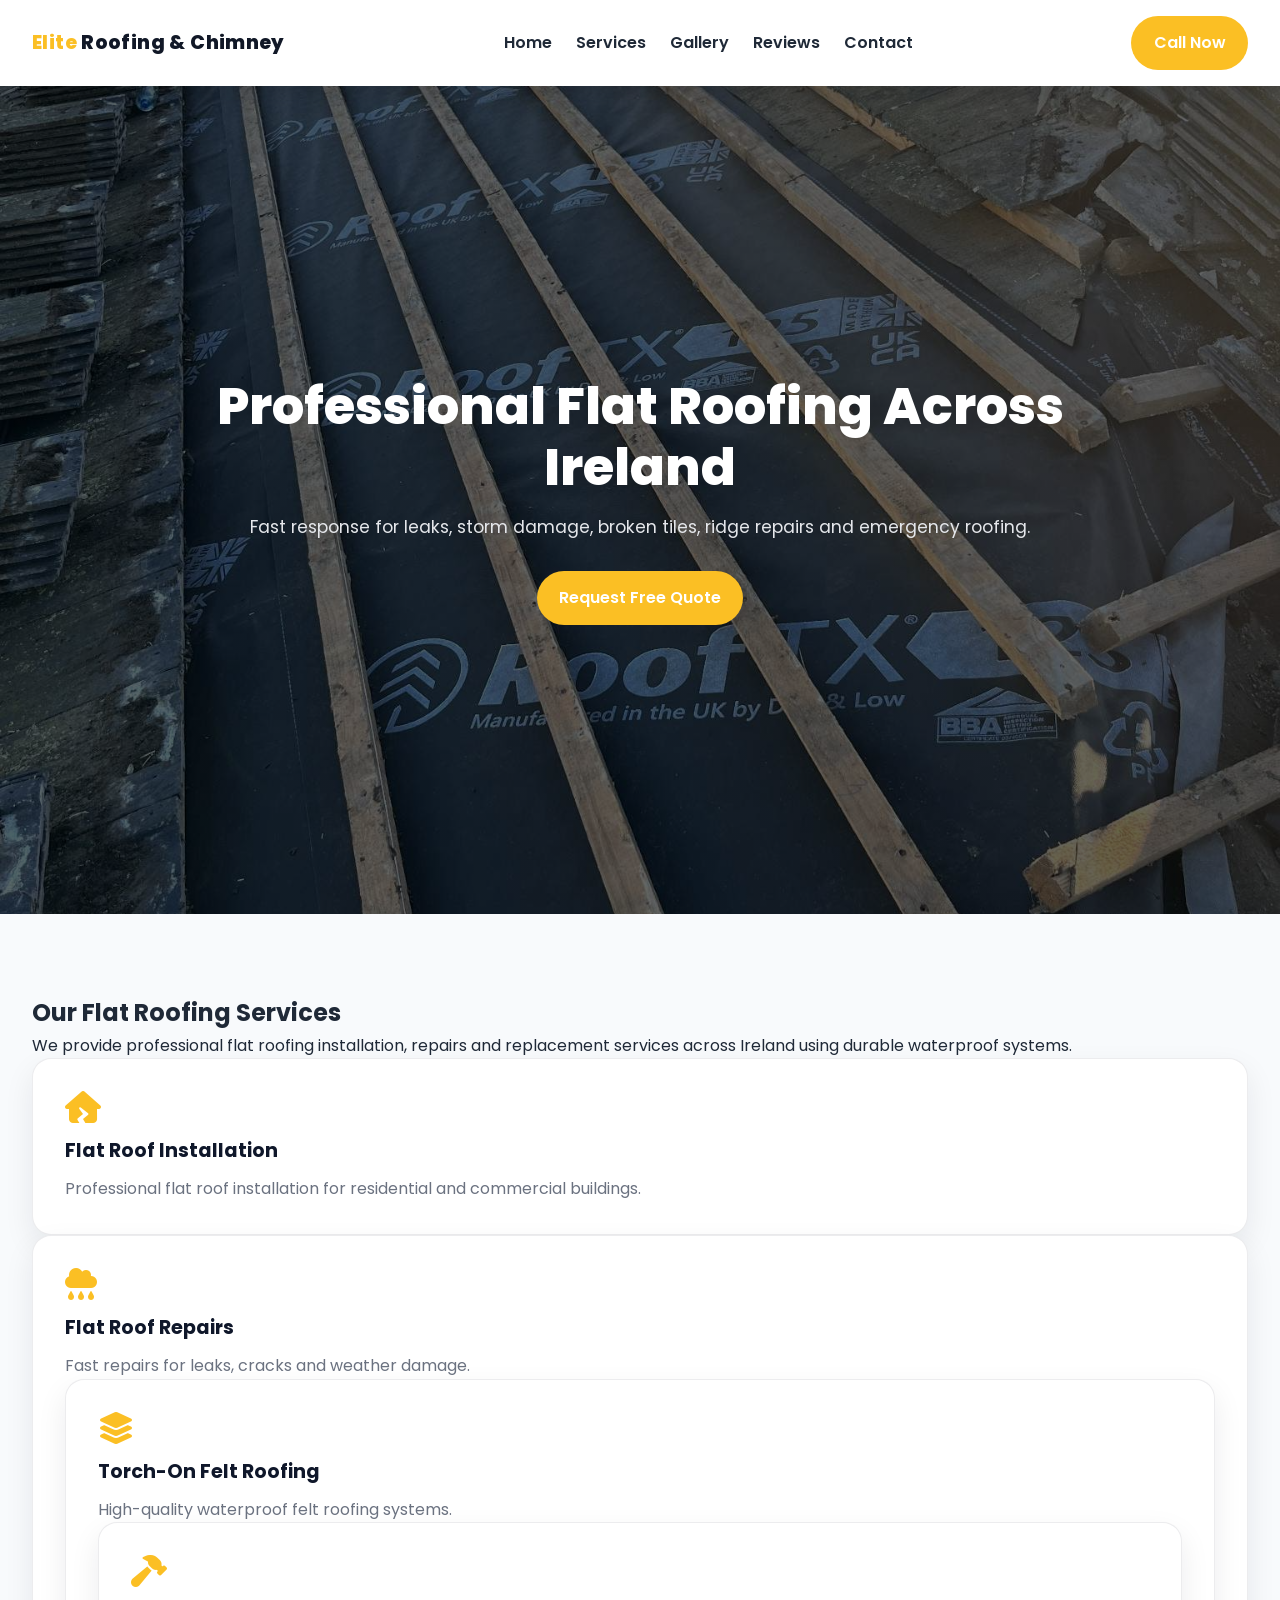
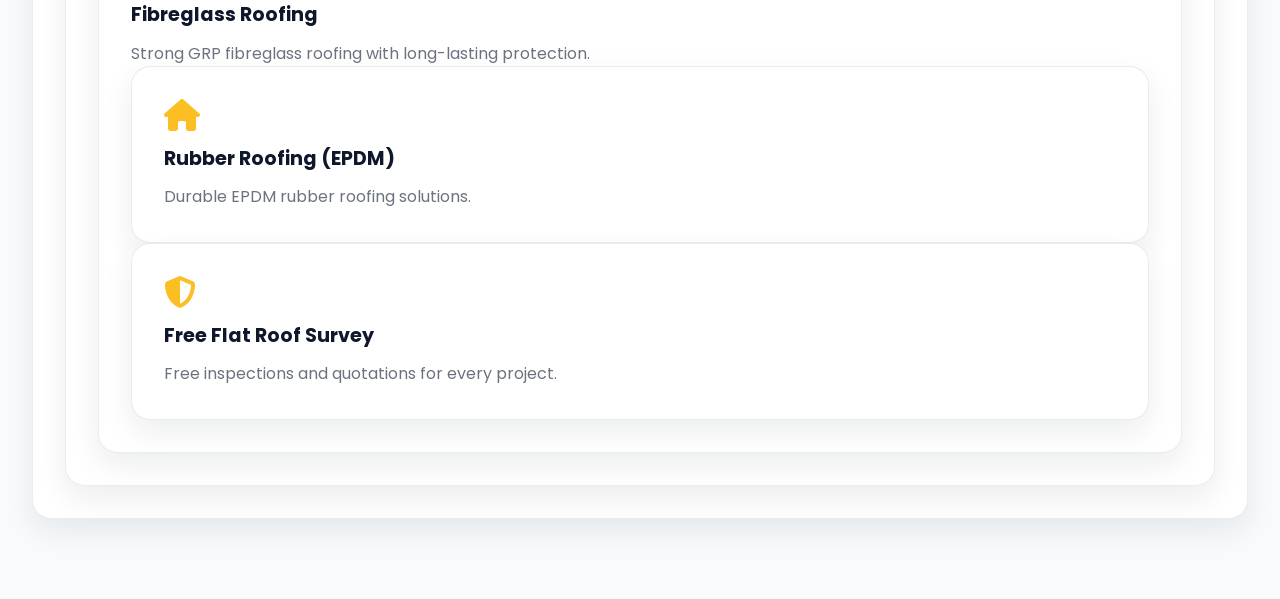
<file: flat-roofing.html>
<!DOCTYPE html>
<html lang="en">
<head>
<link rel="icon" type="image/png" href="favicon.png">
<!-- Google tag (gtag.js) -->
<script async src="https://www.googletagmanager.com/gtag/js?id=G-1NTK6XRH8E"></script>
<script>
  window.dataLayer = window.dataLayer || [];
  function gtag(){dataLayer.push(arguments);}
  gtag('js', new Date());

  gtag('config', 'G-1NTK6XRH8E');
</script>

<meta charset="UTF-8">

<script type="application/ld+json">
{
  "@context":"https://schema.org",
  "@type":"FAQPage",
  "mainEntity":[
    {
      "@type":"Question",
      "name":"What is the best material for a flat roof?",
      "acceptedAnswer":{
        "@type":"Answer",
        "text":"We install EPDM rubber roofing, fibreglass roofing and torch-on felt systems."
      }
    },
    {
      "@type":"Question",
      "name":"How long does a flat roof last?",
      "acceptedAnswer":{
        "@type":"Answer",
        "text":"A professionally installed flat roof can last for many years with proper maintenance."
      }
    },
    {
      "@type":"Question",
      "name":"Do you repair leaking flat roofs?",
      "acceptedAnswer":{
        "@type":"Answer",
        "text":"Yes. We repair leaks, cracks and damaged flat roofing systems."
      }
    },
    {
      "@type":"Question",
      "name":"Do you provide free quotations?",
      "acceptedAnswer":{
        "@type":"Answer",
        "text":"Yes. Every flat roofing project starts with a free inspection and quotation."
      }
    }
  ]
}
</script>
<meta charset="UTF-8">
<meta name="viewport" content="width=device-width, initial-scale=1.0">

<title>Flat Roofing in Ireland | Elite Roofing & Chimney</title>

<meta name="description" content="Professional flat roofing installation, repairs and replacement across Ireland. EPDM rubber roofing, fibreglass roofing and torch-on felt systems. Free quotations and expert workmanship.">
<link rel="canonical" href="https://eliteroof.co/flat-roofing.html">
<link rel="stylesheet" href="style.css">

<link rel="preconnect" href="https://fonts.googleapis.com">
<link rel="preconnect" href="https://fonts.gstatic.com" crossorigin>

<link href="https://fonts.googleapis.com/css2?family=Poppins:wght@300;400;500;600;700;800&display=swap" rel="stylesheet">

<link rel="stylesheet"
href="https://cdnjs.cloudflare.com/ajax/libs/font-awesome/6.5.2/css/all.min.css">

</head>

<body>

<header class="site-header">

<a class="logo" href="index.html">
<span>Elite</span> Roofing & Chimney
</a>

<nav class="nav-links">

<a href="index.html">Home</a>

<a href="index.html#services">Services</a>

<a href="index.html#gallery">Gallery</a>

<a href="index.html#reviews">Reviews</a>

<a href="index.html#contact">Contact</a>

</nav>

<a class="btn btn-primary" href="tel:0858561217">
Call Now
</a>

</header>

<section class="hero">

<div class="hero-content">

<h1>
Professional Flat Roofing Across Ireland
</h1>

<p>

Fast response for leaks, storm damage,
broken tiles, ridge repairs and emergency roofing.

</p>

<a class="btn btn-primary" href="#contact">

Request Free Quote

</a>

</div>

</section>
<section class="section">

<div class="container">

<h2>Our Flat Roofing Services</h2>

<p>
We provide professional flat roofing installation, repairs and replacement services across Ireland using durable waterproof systems.
</p>

<div class="services-grid">

<article class="card">
<i class="fa-solid fa-house-crack"></i>
<h3>Flat Roof Installation</h3>
<p>Professional flat roof installation for residential and commercial buildings.</p>
</article>

<article class="card">
<i class="fa-solid fa-cloud-rain"></i>
<h3>Flat Roof Repairs</h3>
<p>Fast repairs for leaks, cracks and weather damage.</p>

<article class="card">
<i class="fa-solid fa-layer-group"></i>
<h3>Torch-On Felt Roofing</h3>
<p>High-quality waterproof felt roofing systems.</p>

<article class="card">
<i class="fa-solid fa-hammer"></i>
<h3>Fibreglass Roofing</h3>
<p>Strong GRP fibreglass roofing with long-lasting protection.</p>

<article class="card">
<i class="fa-solid fa-house"></i>
<h3>Rubber Roofing (EPDM)</h3>
<p>Durable EPDM rubber roofing solutions.</p>
</article>

<article class="card">
<i class="fa-solid fa-shield-halved"></i>
<h3>Free Flat Roof Survey</h3>
<p>Free inspections and quotations for every project.</p>
</article>

</div>

</div>

</section>

</body>
</html>
</file>
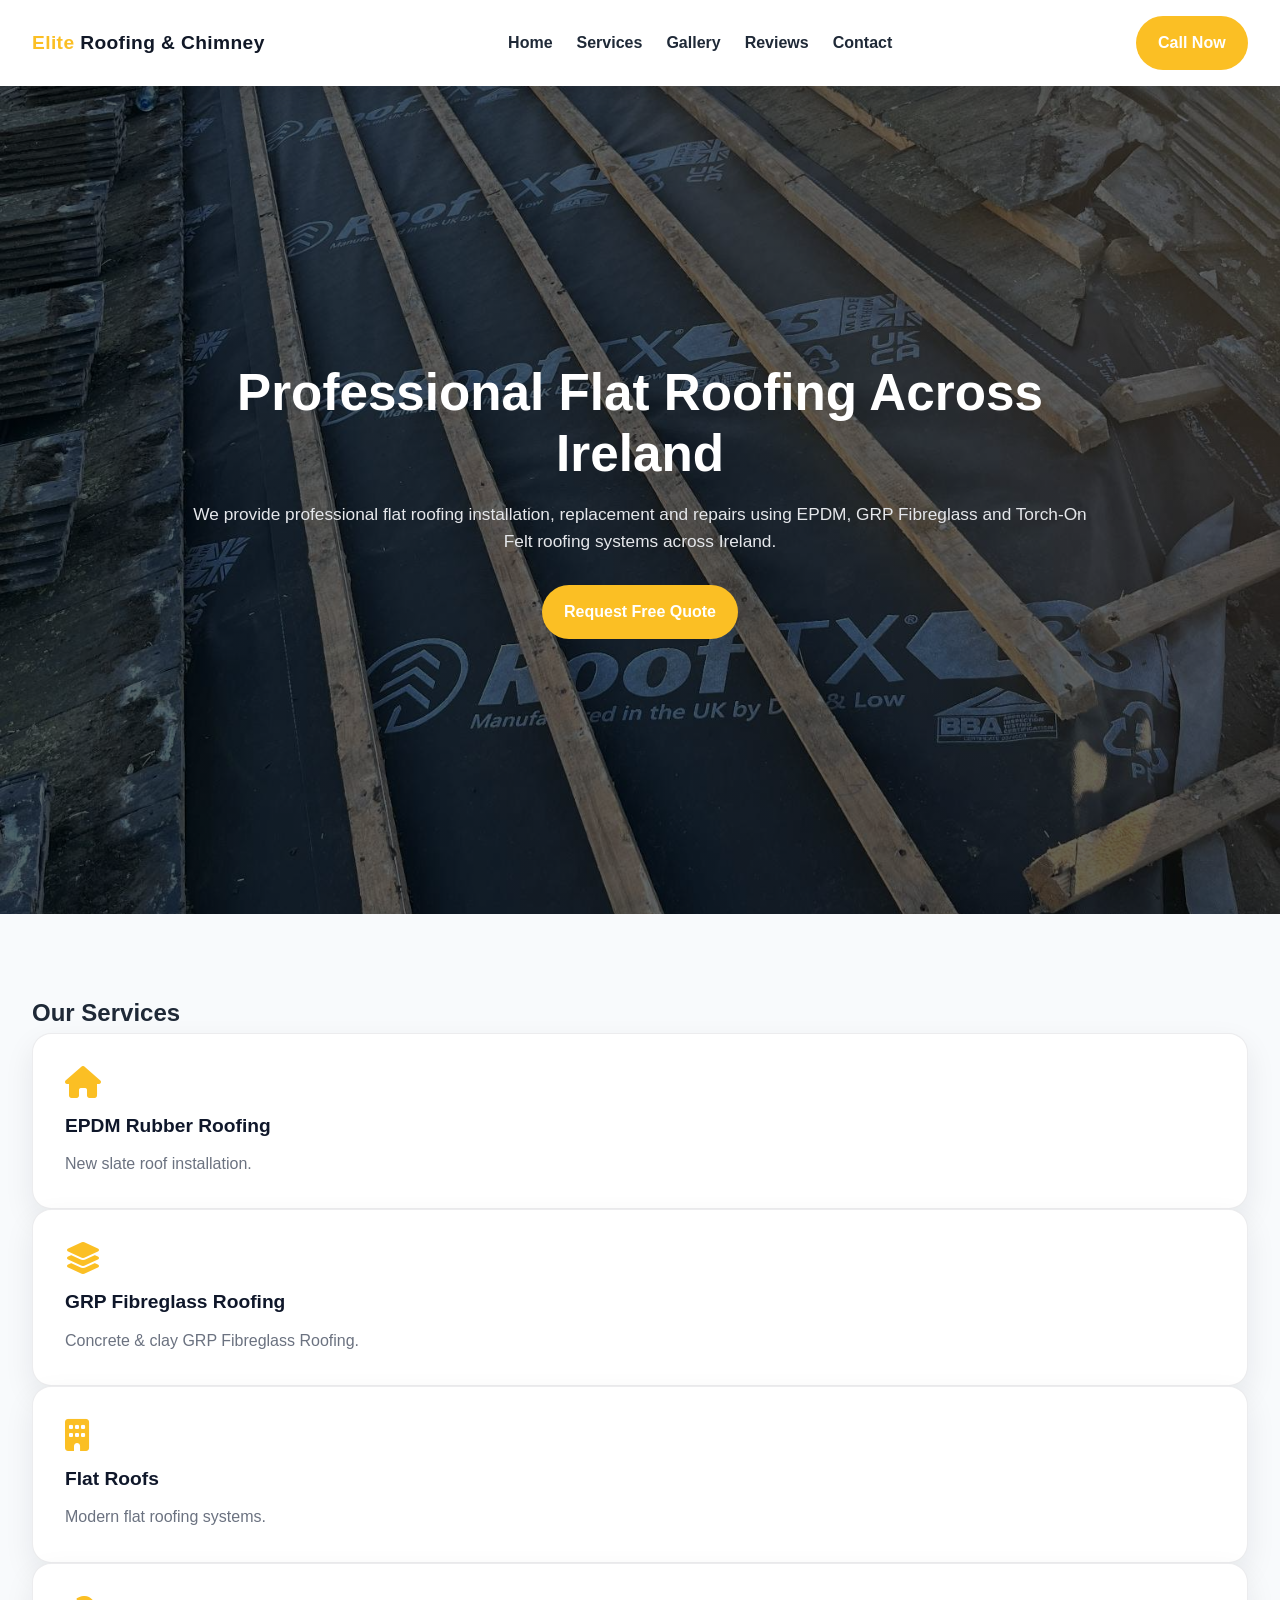
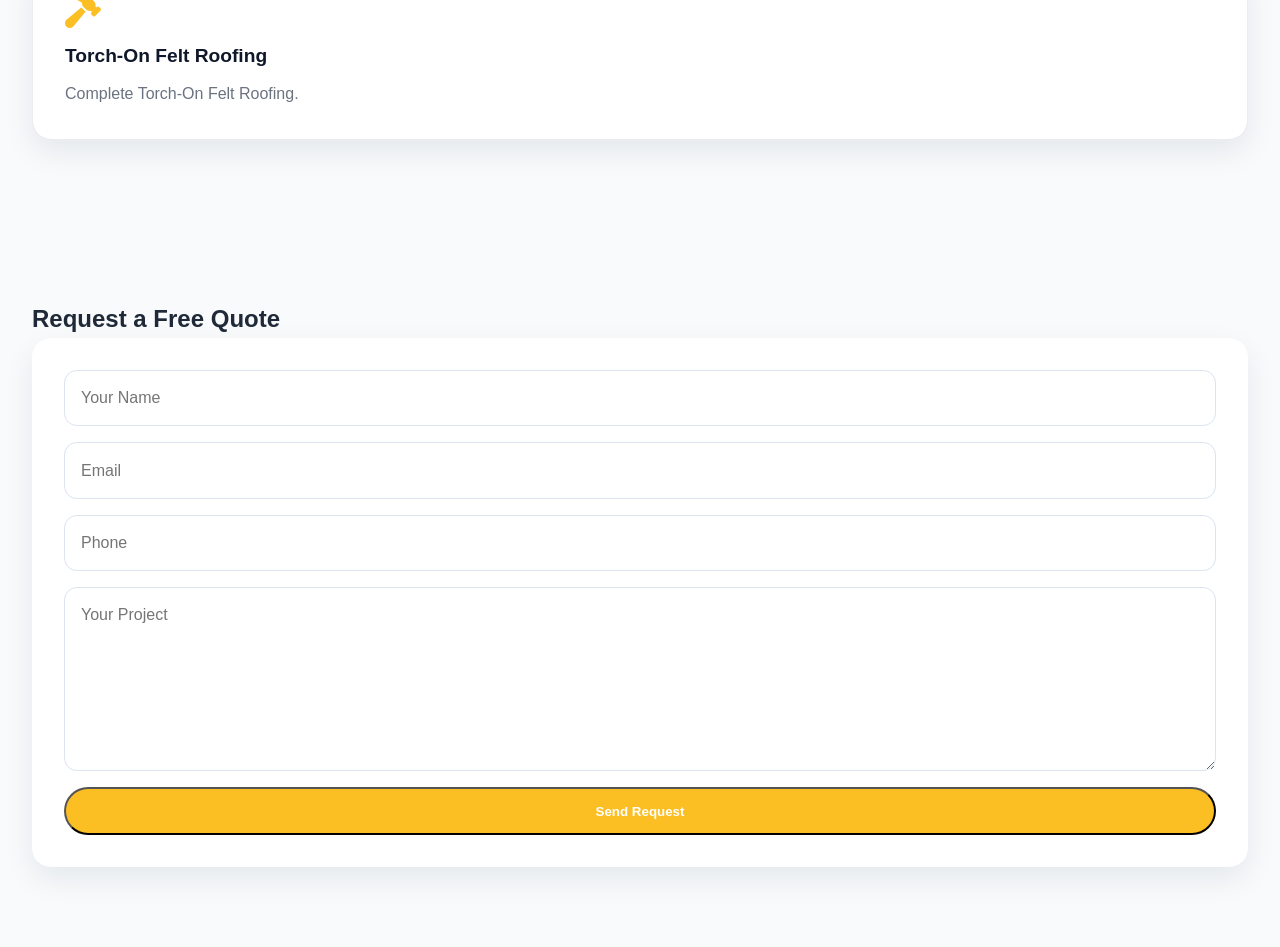
<file: flat-roofing.html.html>
<!DOCTYPE html>
<html lang="en"><head><meta charset="UTF-8"><meta name="viewport" content="width=device-width,initial-scale=1.0">
<title>Flat Roofing in Ireland | Elite Roofing & Chimney</title>
<meta name="description" content="Professional flat roofing across Ireland.">
<link rel="canonical" href="https://eliteroof.co/flat-roofing.html">
<link rel="stylesheet" href="style.css">
<link rel="stylesheet" href="https://cdnjs.cloudflare.com/ajax/libs/font-awesome/6.6.0/css/all.min.css">
</head><body>
<header class="site-header">
<a class="logo" href="index.html"><span>Elite</span> Roofing & Chimney</a>
<nav class="nav-links">
<a href="index.html">Home</a><a href="index.html#services">Services</a><a href="index.html#gallery">Gallery</a><a href="index.html#reviews">Reviews</a><a href="index.html#contact">Contact</a>
</nav>
<a class="btn btn-primary" href="tel:0899843491">Call Now</a>
</header>
<section class="hero"><div class="hero-content">
<h1>Professional Flat Roofing Across Ireland</h1>
<p>
We provide professional flat roofing installation, replacement and repairs using EPDM, GRP Fibreglass and Torch-On Felt roofing systems across Ireland.
</p>
<a class="btn btn-primary" href="#contact">Request Free Quote</a>
</div></section>
<section class="section"><div class="container"><h2>Our Services</h2>
<div class="services-grid">
<article class="card"><i class="fa-solid fa-house"></i><h3>EPDM Rubber Roofing</h3><p>New slate roof installation.</p></article>
<article class="card"><i class="fa-solid fa-layer-group"></i><h3>GRP Fibreglass Roofing</h3><p>Concrete & clay GRP Fibreglass Roofing.</p></article>
<article class="card"><i class="fa-solid fa-building"></i><h3>Flat Roofs</h3><p>Modern flat roofing systems.</p></article>
<article class="card"><i class="fa-solid fa-hammer"></i><h3>Torch-On Felt Roofing</h3><p>Complete Torch-On Felt Roofing.</p></article>
</div></div></section>
<section class="section dark-section" id="contact"><div class="container">
<h2>Request a Free Quote</h2>
<form action="https://formspree.io/f/mrpzzdvd" method="POST" class="contact-form">
<input type="text" name="Name" placeholder="Your Name" required>
<input type="email" name="Email" placeholder="Email" required>
<input type="tel" name="Phone" placeholder="Phone" required>
<textarea name="Message" rows="6" placeholder="Your Project"></textarea>

<button class="btn btn-primary" type="submit">Send Request</button>
</form></div></section>
<script src="script.js"></script>
</body></html>
</file>
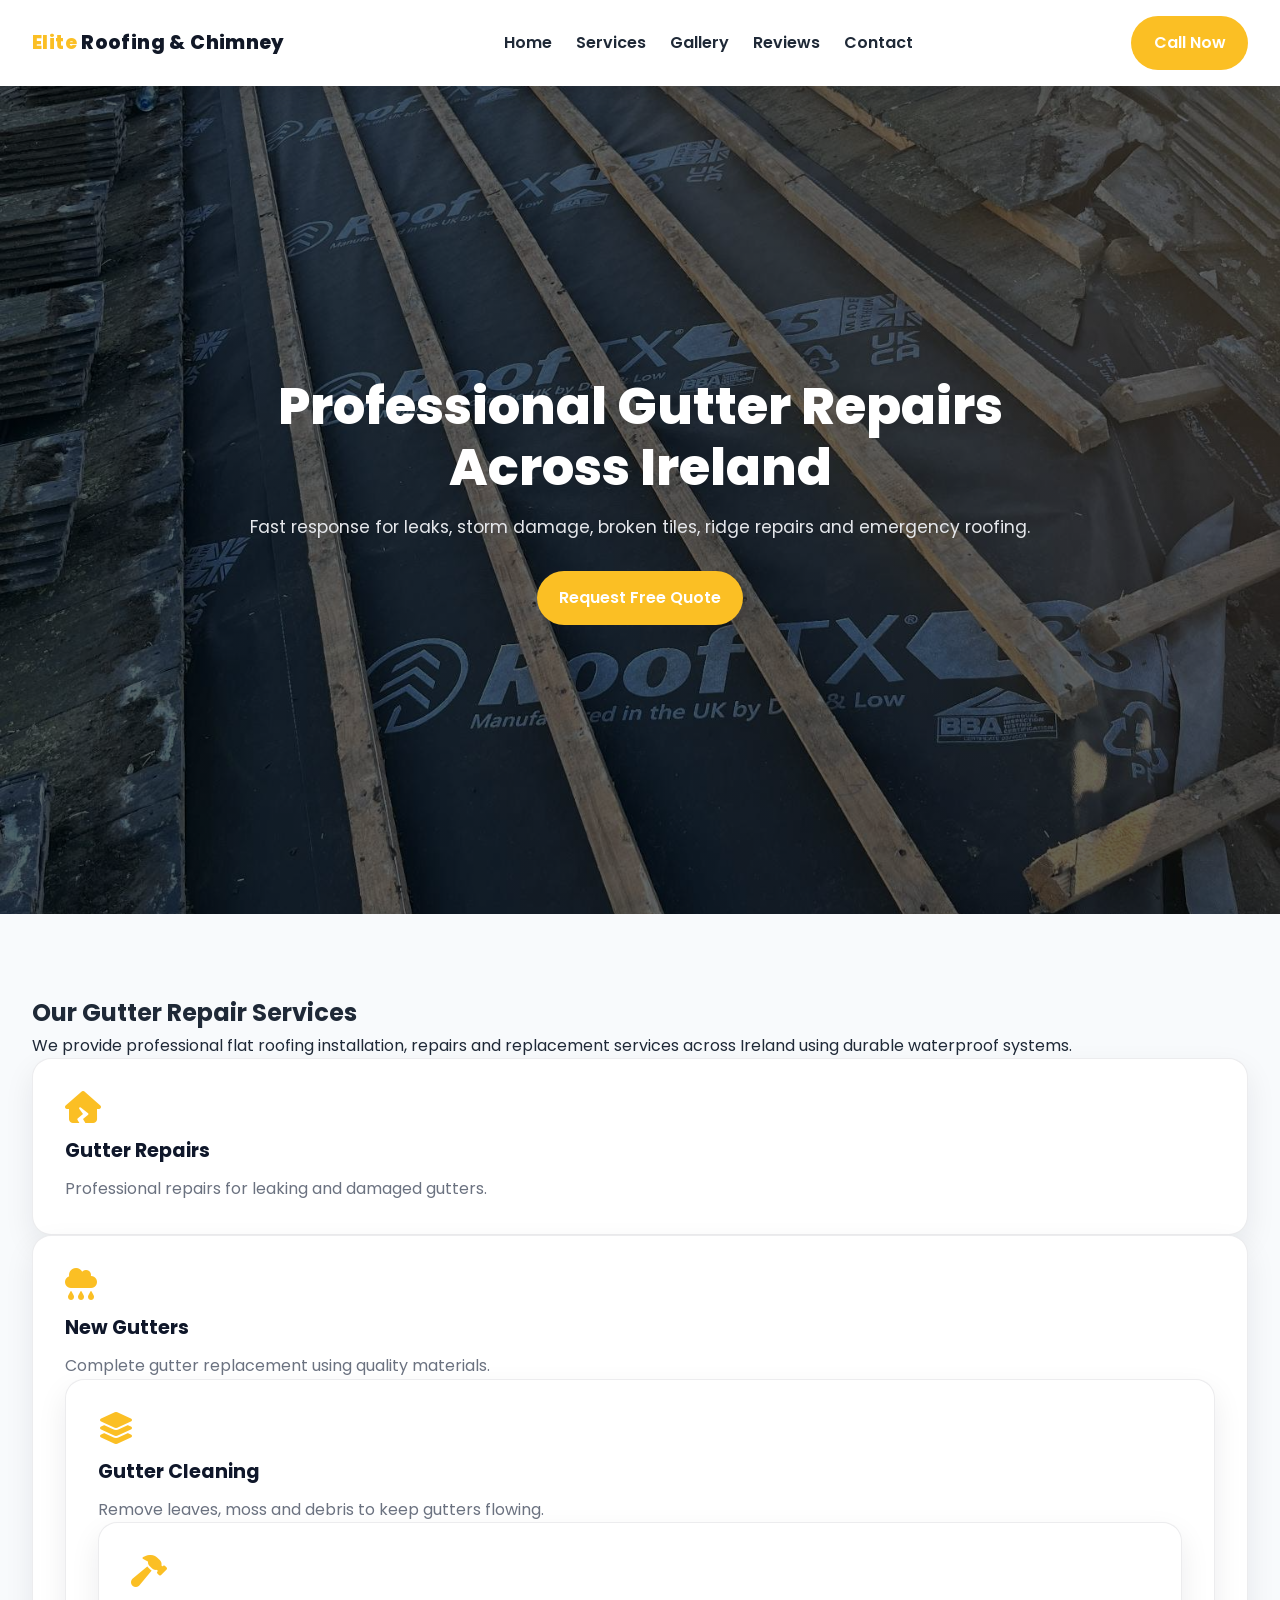
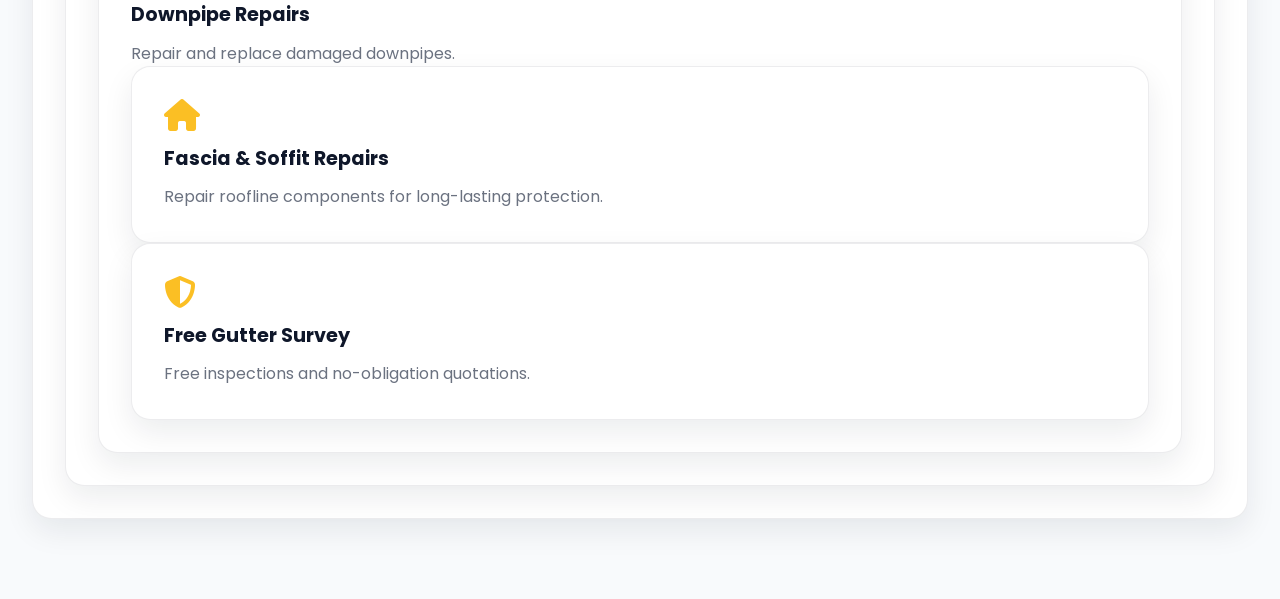
<file: gutter-repairs.html>
<!DOCTYPE html>
<html lang="en">
<head>
<link rel="icon" type="image/png" href="favicon.png">
<!-- Google tag (gtag.js) -->
<script async src="https://www.googletagmanager.com/gtag/js?id=G-1NTK6XRH8E"></script>
<script>
  window.dataLayer = window.dataLayer || [];
  function gtag(){dataLayer.push(arguments);}
  gtag('js', new Date());

  gtag('config', 'G-1NTK6XRH8E');
</script>

<meta charset="UTF-8">

<script type="application/ld+json">
{
  "@context":"https://schema.org",
  "@type":"FAQPage",
  "mainEntity":[
    {
      "@type":"Question",
      "name":"Do you repair leaking gutters?",
      "acceptedAnswer":{
        "@type":"Answer",
        "text":"Yes. We repair leaking and damaged gutters across Ireland."
      }
    },
    {
      "@type":"Question",
      "name":"Do you install new gutters?",
      "acceptedAnswer":{
        "@type":"Answer",
        "text":"Yes. We supply and install complete guttering systems."
      }
    },
    {
      "@type":"Question",
      "name":"Do you clean blocked gutters?",
      "acceptedAnswer":{
        "@type":"Answer",
        "text":"Yes. We remove moss, leaves and debris to keep gutters flowing properly."
      }
    },
    {
      "@type":"Question",
      "name":"Do you provide free gutter inspections?",
      "acceptedAnswer":{
        "@type":"Answer",
        "text":"Yes. We offer free inspections and no-obligation quotations."
      }
    }
  ]
}
</script>
<meta charset="UTF-8">
<meta name="viewport" content="width=device-width, initial-scale=1.0">

<title>Gutter Repairs in Ireland | Elite Roofing & Chimney</title>

<meta name="description" content="Professional flat roofing installation, repairs and replacement across Ireland. EPDM rubber roofing, fibreglass roofing and torch-on felt systems. Free quotations and expert workmanship.">
<link rel="canonical" href="https://eliteroof.co/gutter-repairs.html">
<link rel="stylesheet" href="style.css">

<link rel="preconnect" href="https://fonts.googleapis.com">
<link rel="preconnect" href="https://fonts.gstatic.com" crossorigin>

<link href="https://fonts.googleapis.com/css2?family=Poppins:wght@300;400;500;600;700;800&display=swap" rel="stylesheet">

<link rel="stylesheet"
href="https://cdnjs.cloudflare.com/ajax/libs/font-awesome/6.5.2/css/all.min.css">

</head>

<body>

<header class="site-header">

<a class="logo" href="index.html">
<span>Elite</span> Roofing & Chimney
</a>

<nav class="nav-links">

<a href="index.html">Home</a>

<a href="index.html#services">Services</a>

<a href="index.html#gallery">Gallery</a>

<a href="index.html#reviews">Reviews</a>

<a href="index.html#contact">Contact</a>

</nav>

<a class="btn btn-primary" href="tel:0858561217">
Call Now
</a>

</header>

<section class="hero">

<div class="hero-content">

<h1>
Professional Gutter Repairs Across Ireland
</h1>

<p>

Fast response for leaks, storm damage,
broken tiles, ridge repairs and emergency roofing.

</p>

<a class="btn btn-primary" href="#contact">

Request Free Quote

</a>

</div>

</section>
<section class="section">

<div class="container">

<h2>Our Gutter Repair Services</h2>

<p>
We provide professional flat roofing installation, repairs and replacement services across Ireland using durable waterproof systems.
</p>

<div class="services-grid">

<article class="card">
<i class="fa-solid fa-house-crack"></i>
<h3>Gutter Repairs</h3>
<p>Professional repairs for leaking and damaged gutters.</p>
</article>

<article class="card">
<i class="fa-solid fa-cloud-rain"></i>
<h3>New Gutters</h3>
<p>Complete gutter replacement using quality materials.</p>

<article class="card">
<i class="fa-solid fa-layer-group"></i>
<h3>Gutter Cleaning</h3>
<p>Remove leaves, moss and debris to keep gutters flowing.</p>

<article class="card">
<i class="fa-solid fa-hammer"></i>
<h3>Downpipe Repairs</h3>
<p>Repair and replace damaged downpipes.</p>

<article class="card">
<i class="fa-solid fa-house"></i>
<h3>Fascia & Soffit Repairs</h3>
<p>Repair roofline components for long-lasting protection.</p>
</article>

<article class="card">
<i class="fa-solid fa-shield-halved"></i>
<h3>Free Gutter Survey</h3>
<p>Free inspections and no-obligation quotations.</p>
</article>

</div>

</div>

</section>

</body>
</html>
</file>
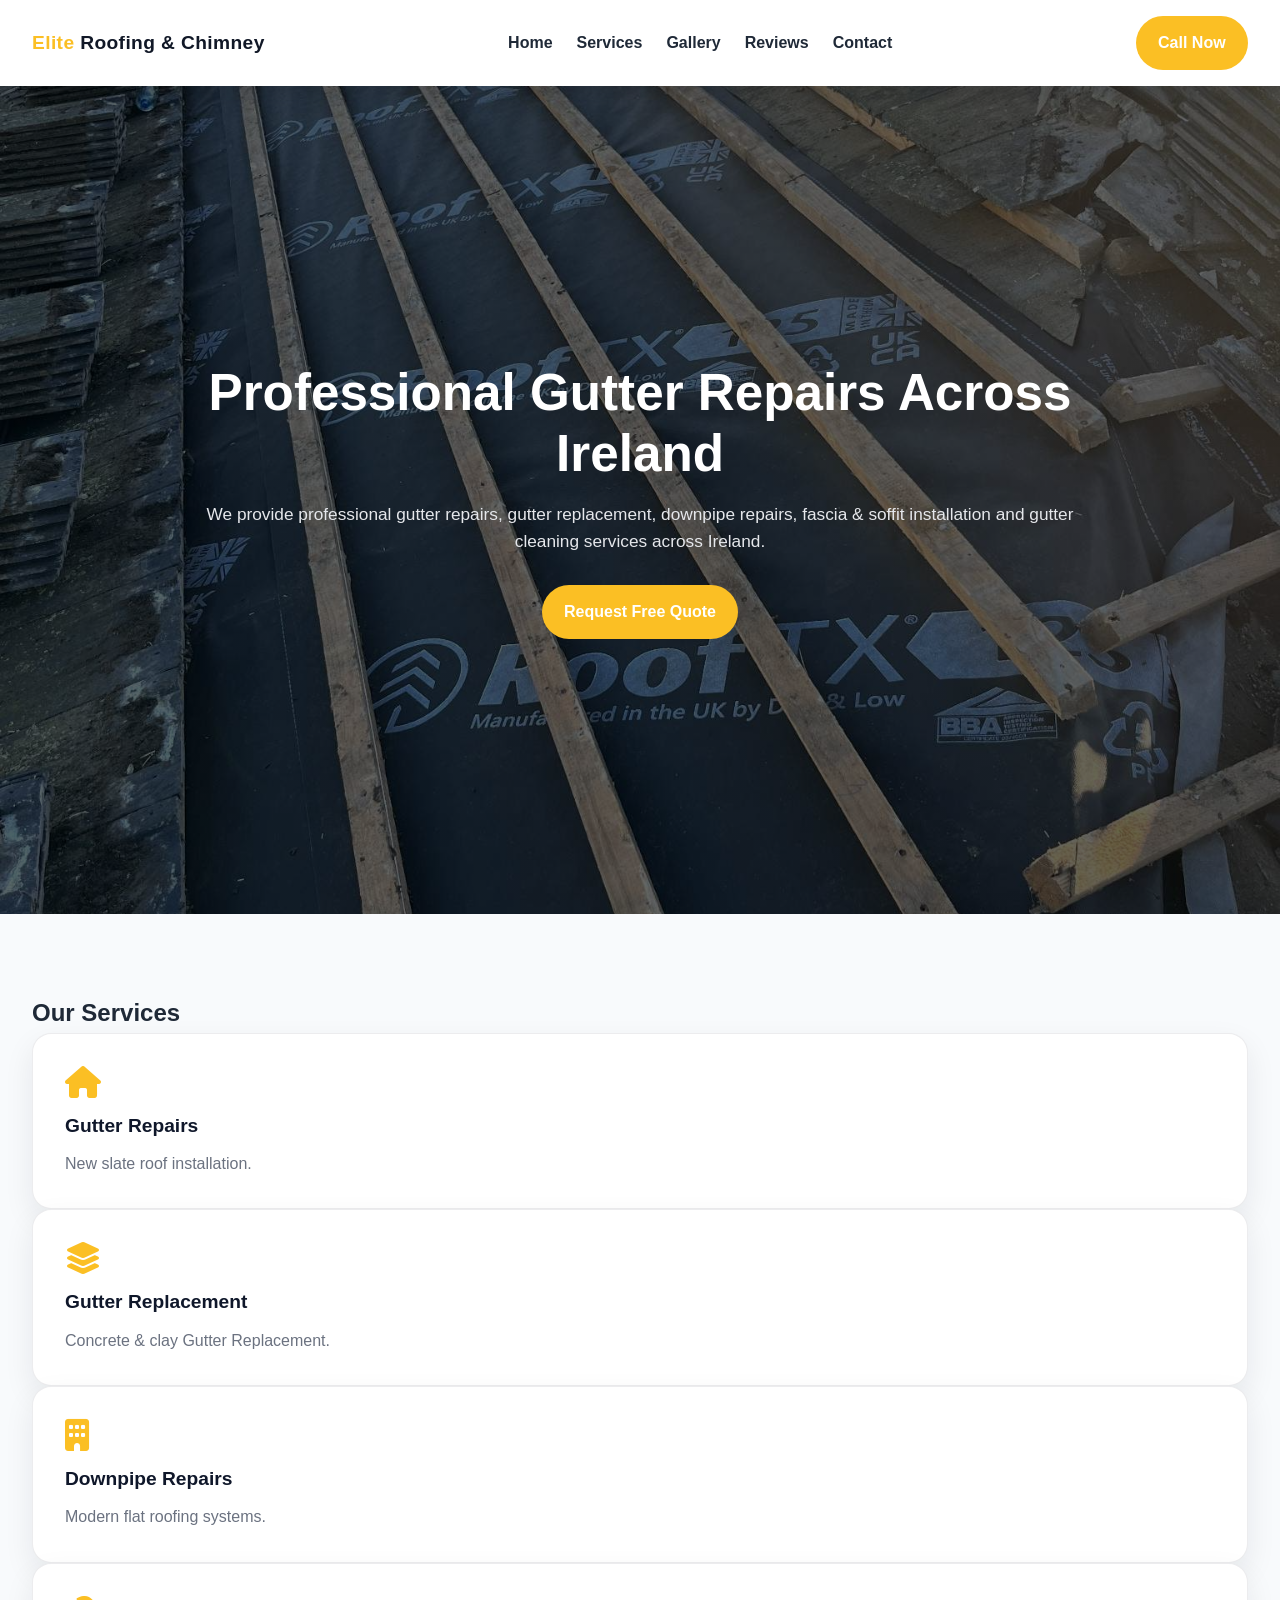
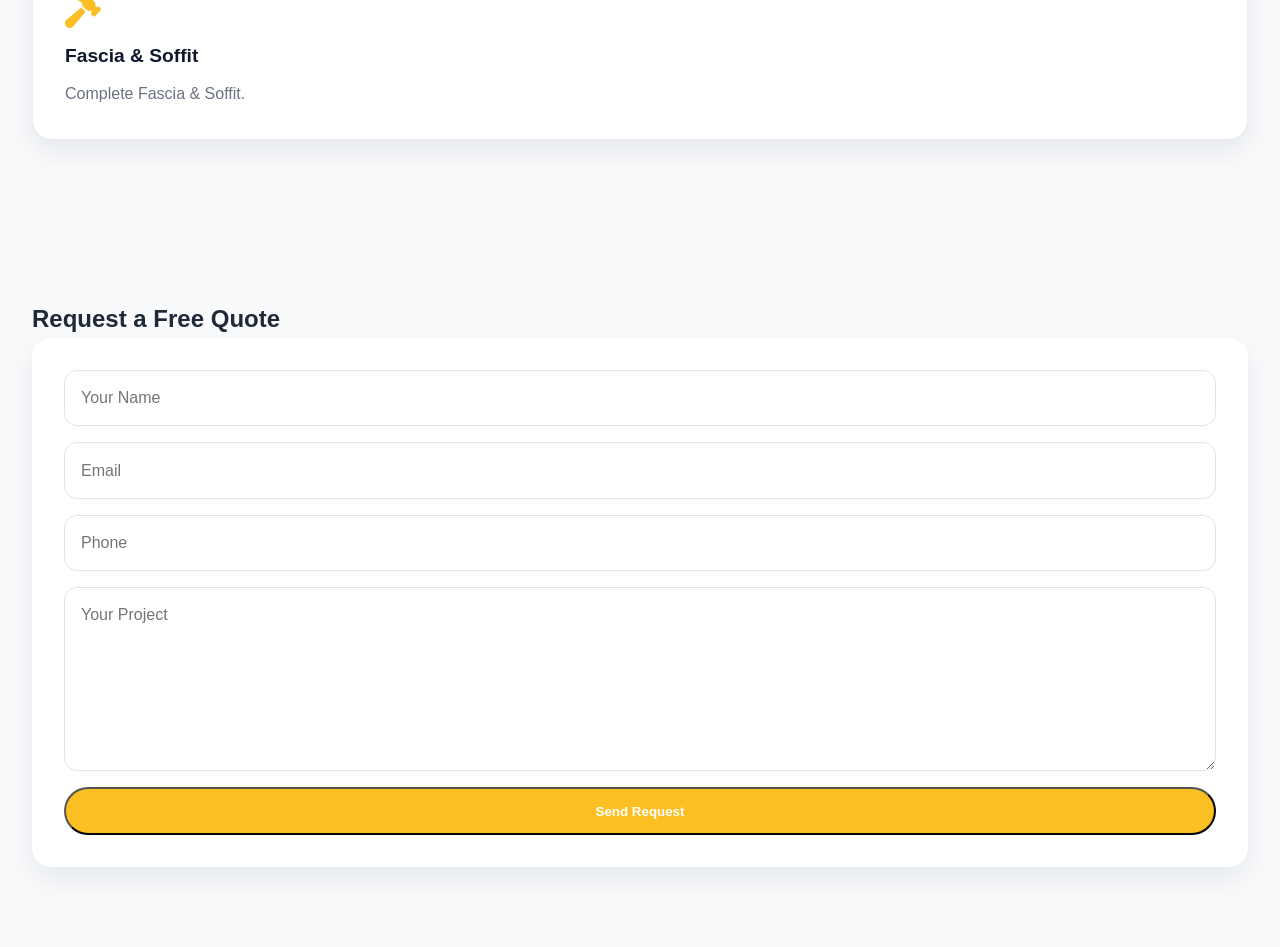
<file: gutter-repairs.html.html>
<!DOCTYPE html>
<html lang="en"><head><meta charset="UTF-8"><meta name="viewport" content="width=device-width,initial-scale=1.0">
<title>Gutter Repairs in Ireland | Elite Roofing & Chimney</title>
<meta name="description" content="Professional Gutter Repairs across Ireland.">
<link rel="canonical" href="https://eliteroof.co/new-roofs.html">
<link rel="stylesheet" href="style.css">
<link rel="stylesheet" href="https://cdnjs.cloudflare.com/ajax/libs/font-awesome/6.6.0/css/all.min.css">
</head><body>
<header class="site-header">
<a class="logo" href="index.html"><span>Elite</span> Roofing & Chimney</a>
<nav class="nav-links">
<a href="index.html">Home</a><a href="index.html#services">Services</a><a href="index.html#gallery">Gallery</a><a href="index.html#reviews">Reviews</a><a href="index.html#contact">Contact</a>
</nav>
<a class="btn btn-primary" href="tel:0899843491">Call Now</a>
</header>
<section class="hero"><div class="hero-content">
<h1>Professional Gutter Repairs Across Ireland</h1>
<p>
We provide professional gutter repairs, gutter replacement, downpipe repairs, fascia & soffit installation and gutter cleaning services across Ireland.
</p>
<a class="btn btn-primary" href="#contact">Request Free Quote</a>
</div></section>
<section class="section"><div class="container"><h2>Our Services</h2>
<div class="services-grid">
<article class="card"><i class="fa-solid fa-house"></i><h3>Gutter Repairs</h3><p>New slate roof installation.</p></article>
<article class="card"><i class="fa-solid fa-layer-group"></i><h3>Gutter Replacement</h3><p>Concrete & clay Gutter Replacement.</p></article>
<article class="card"><i class="fa-solid fa-building"></i><h3>Downpipe Repairs</h3><p>Modern flat roofing systems.</p></article>
<article class="card"><i class="fa-solid fa-hammer"></i><h3>Fascia & Soffit</h3><p>Complete Fascia & Soffit.</p></article>
</div></div></section>
<section class="section dark-section" id="contact"><div class="container">
<h2>Request a Free Quote</h2>
<form action="https://formspree.io/f/mrpzzdvd" method="POST" class="contact-form">
<input type="text" name="Name" placeholder="Your Name" required>
<input type="email" name="Email" placeholder="Email" required>
<input type="tel" name="Phone" placeholder="Phone" required>
<textarea name="Message" rows="6" placeholder="Your Project"></textarea>

<button class="btn btn-primary" type="submit">Send Request</button>
</form></div></section>
<script src="script.js"></script>
</body></html>
</file>
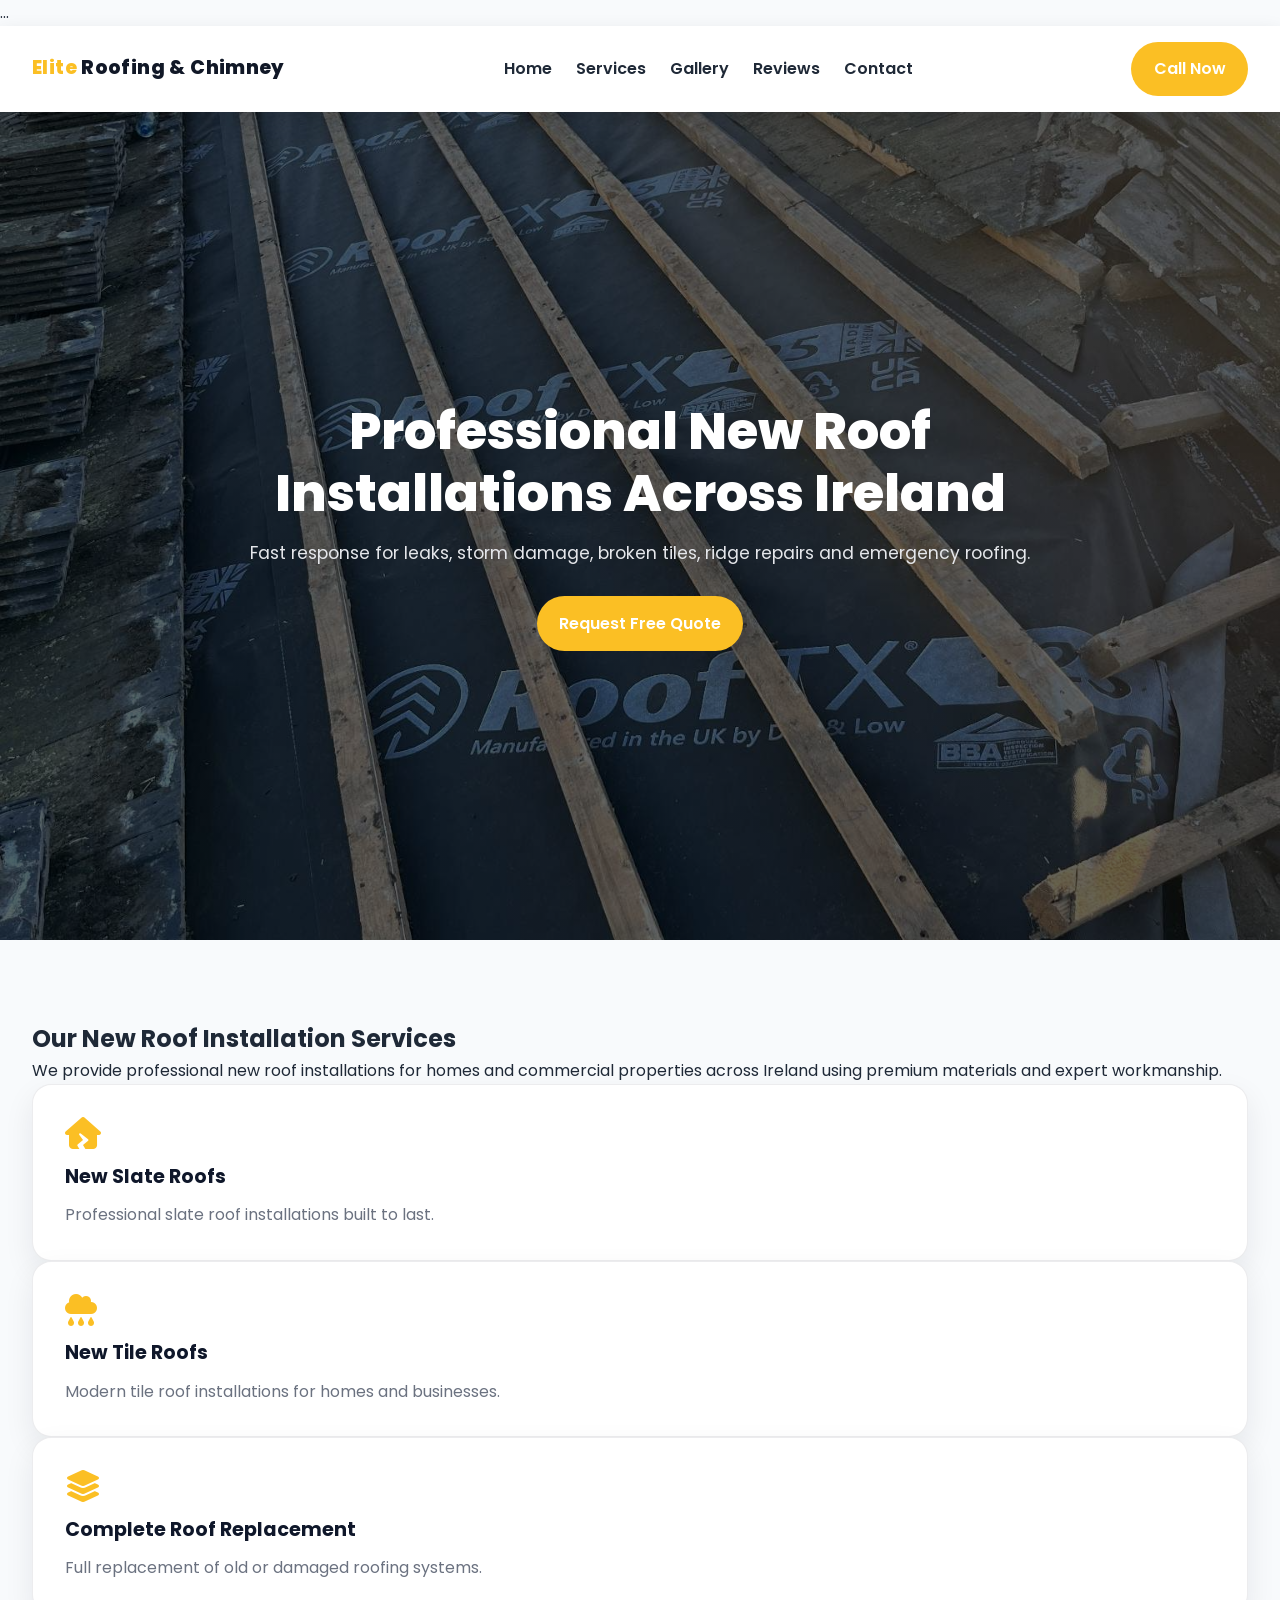
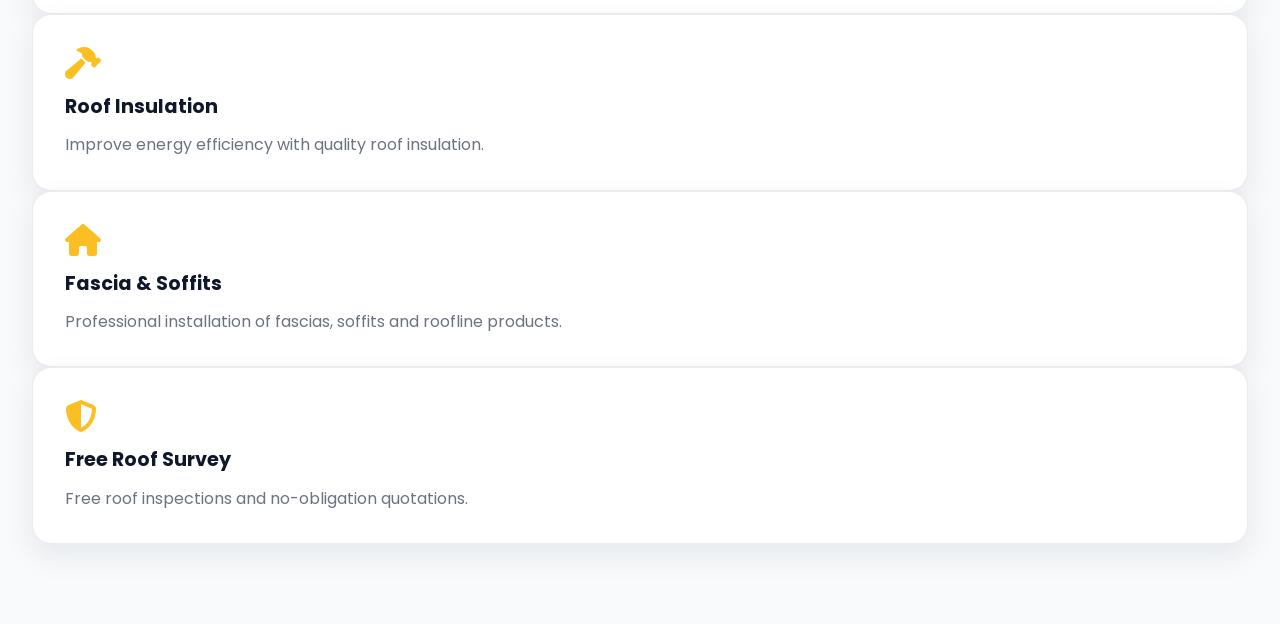
<file: new-roofs.html>
<!DOCTYPE html>
<html lang="en">
<head>
<link rel="icon" type="image/png" href="favicon.png">
<!-- Google tag (gtag.js) -->
<script async src="https://www.googletagmanager.com/gtag/js?id=G-1NTK6XRH8E"></script>
<script>
  window.dataLayer = window.dataLayer || [];
  function gtag(){dataLayer.push(arguments);}
  gtag('js', new Date());

  gtag('config', 'G-1NTK6XRH8E');
</script>

<meta charset="UTF-8">
...
<script type="application/ld+json">
{
  "@context":"https://schema.org",
  "@type":"FAQPage",
  "mainEntity":[
    {
      "@type":"Question",
      "name":"How much does a new roof cost?",
      "acceptedAnswer":{
        "@type":"Answer",
        "text":"The cost depends on the roof size, materials and project requirements. We provide free quotations."
      }
    },
    {
      "@type":"Question",
      "name":"How long does a new roof installation take?",
      "acceptedAnswer":{
        "@type":"Answer",
        "text":"Most new roof installations are completed within a few days depending on the size of the property."
      }
    },
    {
      "@type":"Question",
      "name":"What roofing materials do you install?",
      "acceptedAnswer":{
        "@type":"Answer",
        "text":"We install slate roofs, tile roofs and complete roofing systems using high-quality materials."
      }
    },
    {
      "@type":"Question",
      "name":"Do you offer free roof surveys?",
      "acceptedAnswer":{
        "@type":"Answer",
        "text":"Yes. We provide free roof inspections and no-obligation quotations across Ireland."
      }
    }
  ]
}
</script>


<meta charset="UTF-8">
<meta name="viewport" content="width=device-width, initial-scale=1.0">

<title>New Roof Installations in Ireland | Elite Roofing & Chimney</title>

<meta name="description" content="Professional new roof installations across Ireland. Slate roofs, tile roofs, complete roof replacements and free quotations from Elite Roofing & Chimney.">

<link rel="canonical" href="https://eliteroof.co/new-roofs.html">

<link rel="stylesheet" href="style.css">

<link rel="preconnect" href="https://fonts.googleapis.com">
<link rel="preconnect" href="https://fonts.gstatic.com" crossorigin>

<link href="https://fonts.googleapis.com/css2?family=Poppins:wght@300;400;500;600;700;800&display=swap" rel="stylesheet">

<link rel="stylesheet"
href="https://cdnjs.cloudflare.com/ajax/libs/font-awesome/6.5.2/css/all.min.css">

</head>

<body>

<header class="site-header">

<a class="logo" href="index.html">
<span>Elite</span> Roofing & Chimney
</a>

<nav class="nav-links">

<a href="index.html">Home</a>

<a href="index.html#services">Services</a>

<a href="index.html#gallery">Gallery</a>

<a href="index.html#reviews">Reviews</a>

<a href="index.html#contact">Contact</a>

</nav>

<a class="btn btn-primary" href="tel:0858561217">
Call Now
</a>

</header>

<section class="hero">

<div class="hero-content">

<h1>
Professional New Roof Installations Across Ireland
</h1>

<p>

Fast response for leaks, storm damage,
broken tiles, ridge repairs and emergency roofing.

</p>

<a class="btn btn-primary" href="#contact">

Request Free Quote

</a>

</div>

</section>
<section class="section">

<div class="container">

<h2>Our New Roof Installation Services</h2>

<p>
We provide professional new roof installations for homes and commercial properties across Ireland using premium materials and expert workmanship.
</p>

<div class="services-grid">

<article class="card">
<i class="fa-solid fa-house-crack"></i>
<h3>New Slate Roofs</h3>
<p>Professional slate roof installations built to last.</p>
</article>

<article class="card">
<i class="fa-solid fa-cloud-rain"></i>
<h3>New Tile Roofs</h3>
<p>Modern tile roof installations for homes and businesses.</p></article>

<article class="card">
<i class="fa-solid fa-layer-group"></i>
<h3>Complete Roof Replacement</h3>
<p>Full replacement of old or damaged roofing systems.</p></article>

<article class="card">
<i class="fa-solid fa-hammer"></i>
<h3>Roof Insulation</h3>
<p>Improve energy efficiency with quality roof insulation.</p></article>

<article class="card">
<i class="fa-solid fa-house"></i>
<h3>Fascia & Soffits</h3>
<p>Professional installation of fascias, soffits and roofline products.</p>
</article>

<article class="card">
<i class="fa-solid fa-shield-halved"></i>
<h3>Free Roof Survey</h3>
<p>Free roof inspections and no-obligation quotations.</p>
</article>

</div>

</div>

</section>

</body>
</html>
</file>
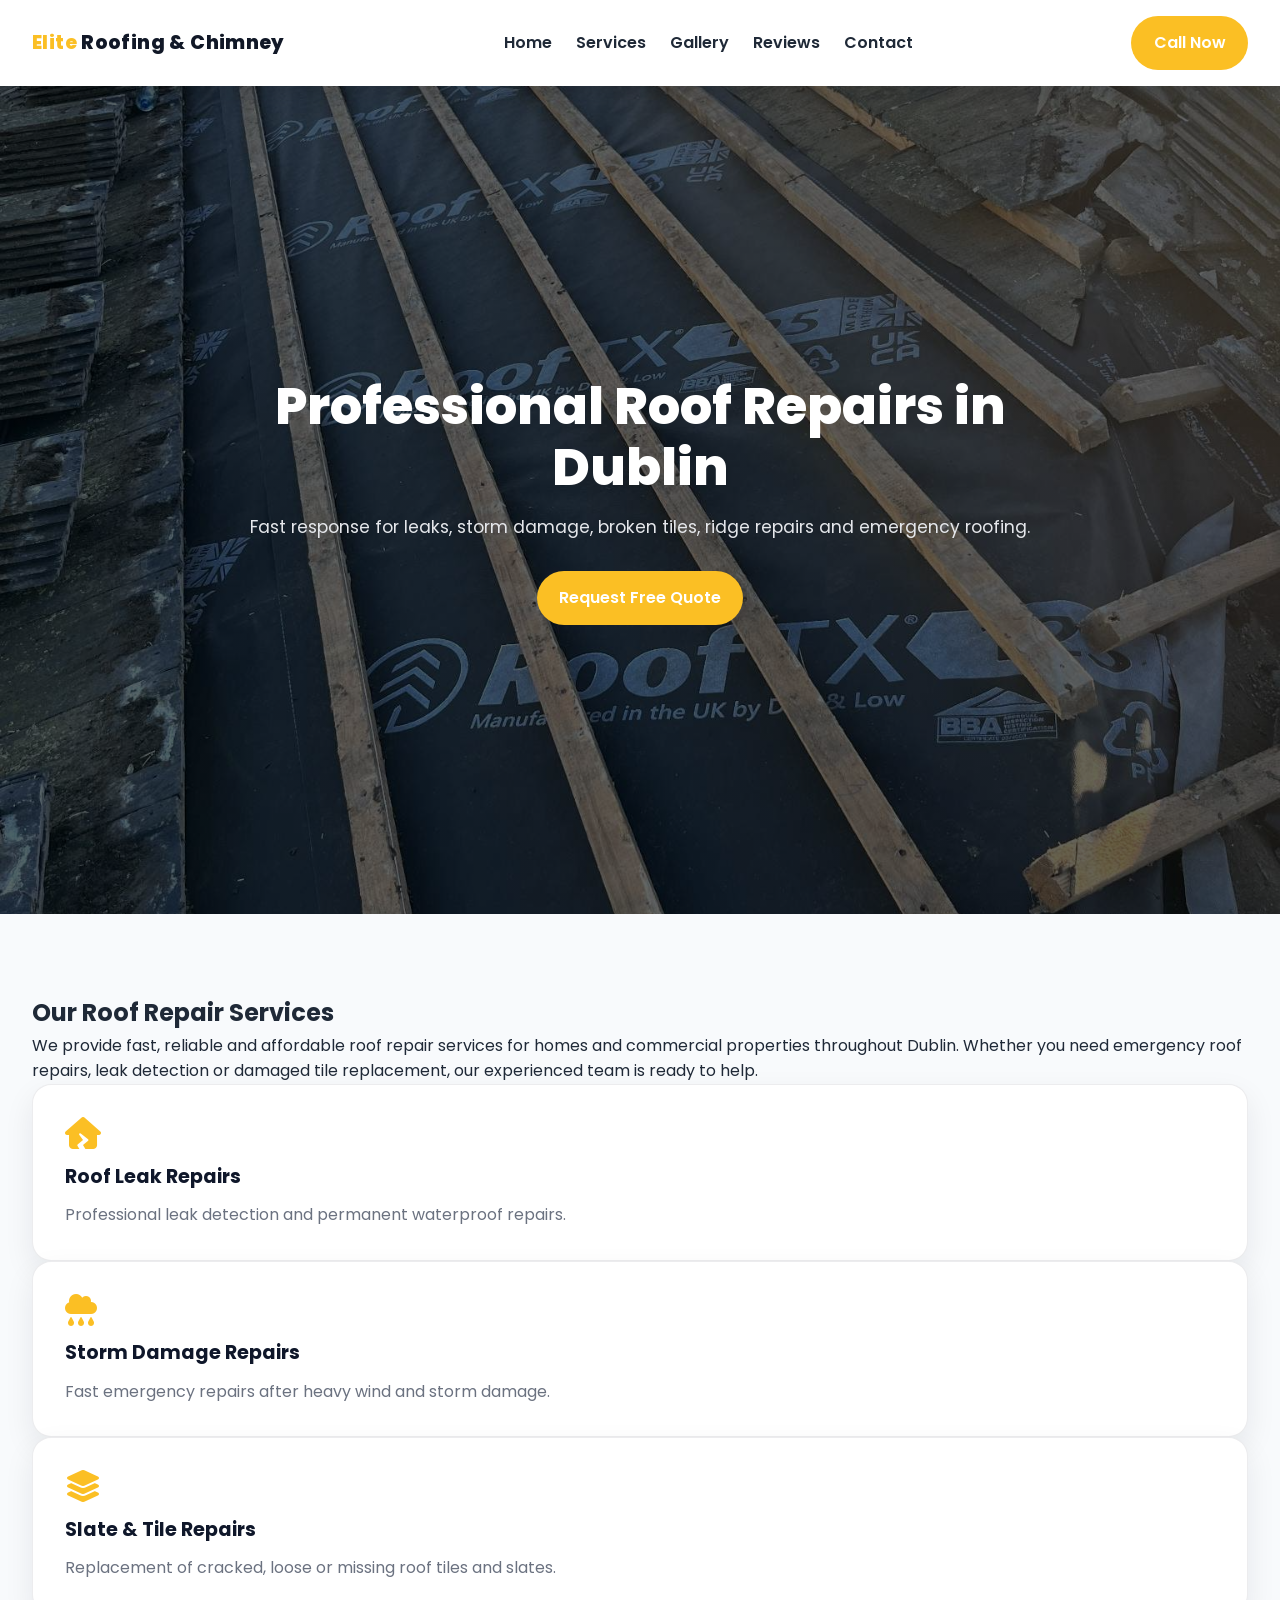
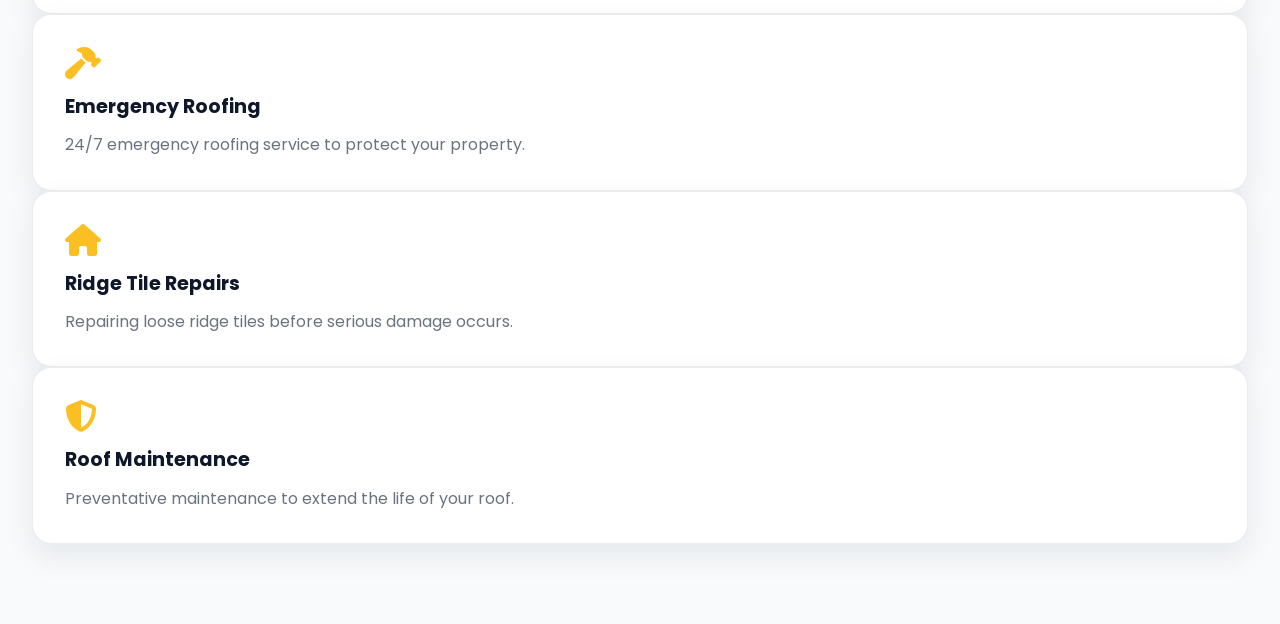
<file: roof-repairs-dublin.html>
<!DOCTYPE html>
<html lang="en">
<head>
<link rel="icon" type="image/png" href="favicon.png">
<!-- Google tag (gtag.js) -->
<script async src="https://www.googletagmanager.com/gtag/js?id=G-1NTK6XRH8E"></script>
<script>
  window.dataLayer = window.dataLayer || [];
  function gtag(){dataLayer.push(arguments);}
  gtag('js', new Date());

  gtag('config', 'G-1NTK6XRH8E');
</script>

<meta charset="UTF-8">

<script type="application/ld+json">
{
  "@context":"https://schema.org",
  "@type":"FAQPage",
  "mainEntity":[
    {
      "@type":"Question",
      "name":"How much does roof repair cost?",
      "acceptedAnswer":{
        "@type":"Answer",
        "text":"The cost depends on the type and extent of the damage. We provide free inspections and quotations."
      }
    },
    {
      "@type":"Question",
      "name":"Do you offer emergency roof repairs?",
      "acceptedAnswer":{
        "@type":"Answer",
        "text":"Yes.
We provide fast emergency roof repair services throughout Dublin and the surrounding areas."
      }
    },
    {
      "@type":"Question",
      "name":"Can you repair slate and tile roofs?",
      "acceptedAnswer":{
        "@type":"Answer",
        "text":"Yes. We repair slate roofs, tile roofs and other residential roofing systems."
      }
    },
    {
      "@type":"Question",
      "name":"How long does a roof repair take?",
      "acceptedAnswer":{
        "@type":"Answer",
        "text":"Most roof repairs are completed within one day depending on the size of the repair."
      }
    }
  ]
}
</script>
<meta charset="UTF-8">
<meta name="viewport" content="width=device-width, initial-scale=1.0">

<title>Roof Repairs Dublin | Elite Roofing & Chimney</title>
<meta name="description" content="Professional roof repairs in Dublin. Emergency roof repairs, roof leak repairs, slate and tile roof repairs with free inspections and quotations from Elite Roofing & Chimney.">

<link rel="canonical" href="https://eliteroof.co/roof-repairs-dublin.html">
<link rel="stylesheet" href="style.css">

<link rel="preconnect" href="https://fonts.googleapis.com">
<link rel="preconnect" href="https://fonts.gstatic.com" crossorigin>

<link href="https://fonts.googleapis.com/css2?family=Poppins:wght@300;400;500;600;700;800&display=swap" rel="stylesheet">

<link rel="stylesheet"
href="https://cdnjs.cloudflare.com/ajax/libs/font-awesome/6.5.2/css/all.min.css">

</head>

<body>

<header class="site-header">

<a class="logo" href="index.html">
<span>Elite</span> Roofing & Chimney
</a>

<nav class="nav-links">

<a href="index.html">Home</a>

<a href="index.html#services">Services</a>

<a href="index.html#gallery">Gallery</a>

<a href="index.html#reviews">Reviews</a>

<a href="index.html#contact">Contact</a>

</nav>

<a class="btn btn-primary" href="tel:0858561217">
Call Now
</a>

</header>

<section class="hero">

<div class="hero-content">

<h1>Professional Roof Repairs in Dublin</h1>

<p>

Fast response for leaks, storm damage,
broken tiles, ridge repairs and emergency roofing.

</p>

<a class="btn btn-primary" href="#contact">

Request Free Quote

</a>

</div>

</section>
<section class="section">

<div class="container">

<h2>Our Roof Repair Services</h2>

<p>
We provide fast, reliable and affordable roof repair services for homes and commercial properties throughout Dublin. Whether you need emergency roof repairs, leak detection or damaged tile replacement, our experienced team is ready to help.</p>

<div class="services-grid">

<article class="card">
<i class="fa-solid fa-house-crack"></i>
<h3>Roof Leak Repairs</h3>
<p>Professional leak detection and permanent waterproof repairs.</p>
</article>

<article class="card">
<i class="fa-solid fa-cloud-rain"></i>
<h3>Storm Damage Repairs</h3>
<p>Fast emergency repairs after heavy wind and storm damage.</p>
</article>

<article class="card">
<i class="fa-solid fa-layer-group"></i>
<h3>Slate & Tile Repairs</h3>
<p>Replacement of cracked, loose or missing roof tiles and slates.</p>
</article>

<article class="card">
<i class="fa-solid fa-hammer"></i>
<h3>Emergency Roofing</h3>
<p>24/7 emergency roofing service to protect your property.</p>
</article>

<article class="card">
<i class="fa-solid fa-house"></i>
<h3>Ridge Tile Repairs</h3>
<p>Repairing loose ridge tiles before serious damage occurs.</p>
</article>

<article class="card">
<i class="fa-solid fa-shield-halved"></i>
<h3>Roof Maintenance</h3>
<p>Preventative maintenance to extend the life of your roof.</p>
</article>

</div>

</div>

</section>

</body>
</html>
</file>
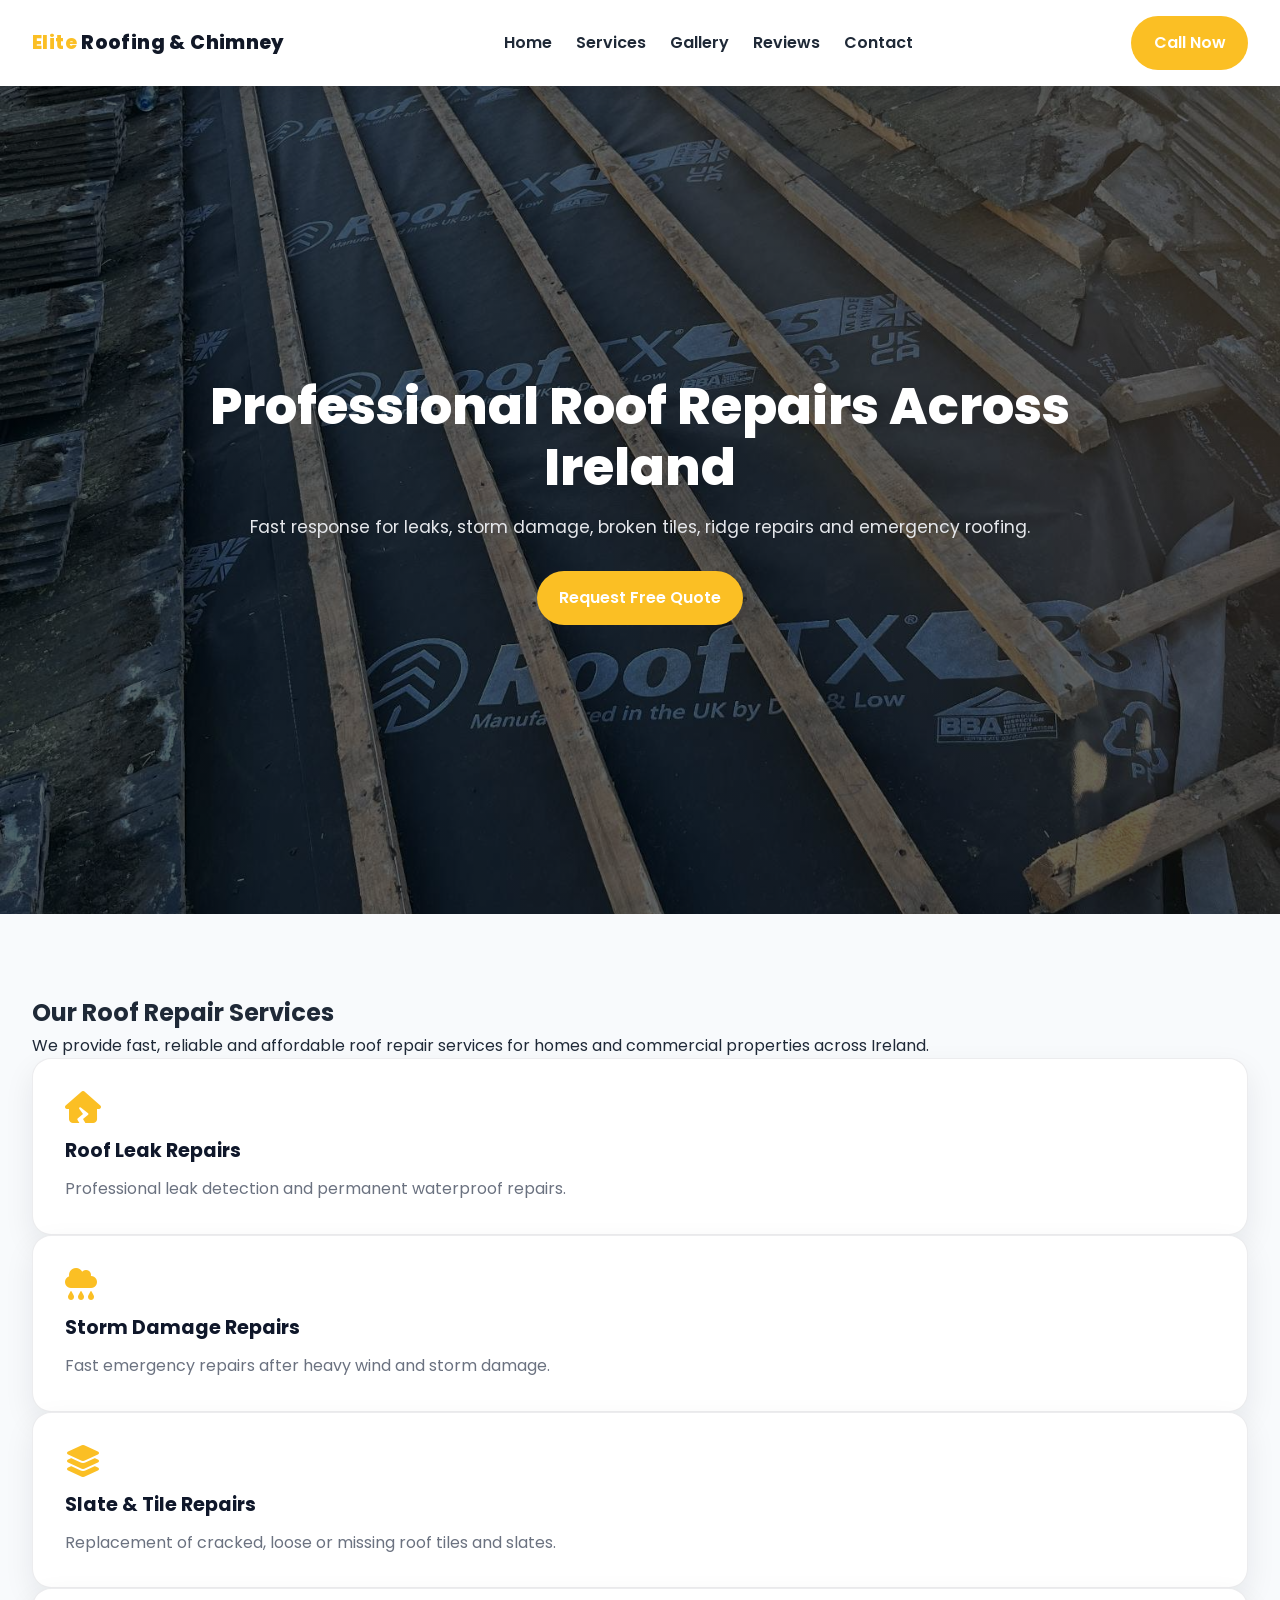
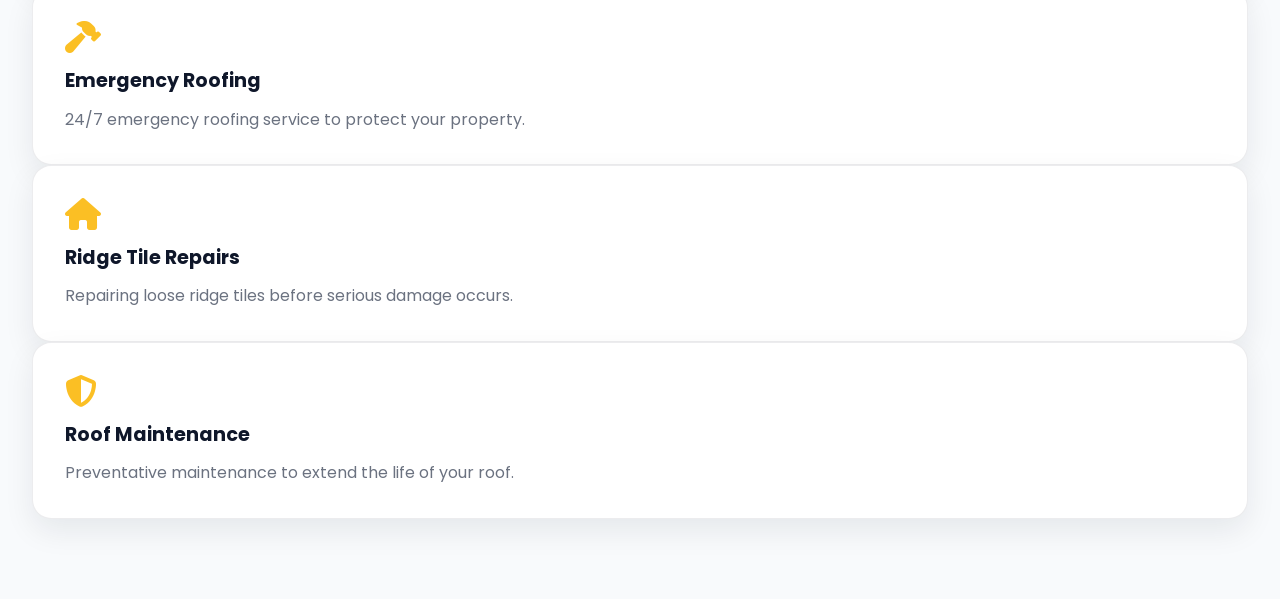
<file: roof-repairs.html>
<!DOCTYPE html>
<html lang="en">
<head>
<link rel="icon" type="image/png" href="favicon.png">
<!-- Google tag (gtag.js) -->
<script async src="https://www.googletagmanager.com/gtag/js?id=G-1NTK6XRH8E"></script>
<script>
  window.dataLayer = window.dataLayer || [];
  function gtag(){dataLayer.push(arguments);}
  gtag('js', new Date());

  gtag('config', 'G-1NTK6XRH8E');
</script>

<meta charset="UTF-8">

<script type="application/ld+json">
{
  "@context":"https://schema.org",
  "@type":"FAQPage",
  "mainEntity":[
    {
      "@type":"Question",
      "name":"How much does roof repair cost?",
      "acceptedAnswer":{
        "@type":"Answer",
        "text":"The cost depends on the type and extent of the damage. We provide free inspections and quotations."
      }
    },
    {
      "@type":"Question",
      "name":"Do you offer emergency roof repairs?",
      "acceptedAnswer":{
        "@type":"Answer",
        "text":"Yes. We provide fast emergency roof repair services across Ireland."
      }
    },
    {
      "@type":"Question",
      "name":"Can you repair slate and tile roofs?",
      "acceptedAnswer":{
        "@type":"Answer",
        "text":"Yes. We repair slate roofs, tile roofs and other residential roofing systems."
      }
    },
    {
      "@type":"Question",
      "name":"How long does a roof repair take?",
      "acceptedAnswer":{
        "@type":"Answer",
        "text":"Most roof repairs are completed within one day depending on the size of the repair."
      }
    }
  ]
}
</script>
<meta charset="UTF-8">
<meta name="viewport" content="width=device-width, initial-scale=1.0">

<title>Roof Repairs in Ireland | Elite Roofing & Chimney</title>

<meta name="description"
content="Professional roof repair services across Ireland. Fast emergency roof repairs, leak detection, slate & tile roof repairs, fully insured with free quotations.">

<link rel="canonical" href="https://eliteroof.co/roof-repairs.html">

<link rel="stylesheet" href="style.css">

<link rel="preconnect" href="https://fonts.googleapis.com">
<link rel="preconnect" href="https://fonts.gstatic.com" crossorigin>

<link href="https://fonts.googleapis.com/css2?family=Poppins:wght@300;400;500;600;700;800&display=swap" rel="stylesheet">

<link rel="stylesheet"
href="https://cdnjs.cloudflare.com/ajax/libs/font-awesome/6.5.2/css/all.min.css">

</head>

<body>

<header class="site-header">

<a class="logo" href="index.html">
<span>Elite</span> Roofing & Chimney
</a>

<nav class="nav-links">

<a href="index.html">Home</a>

<a href="index.html#services">Services</a>

<a href="index.html#gallery">Gallery</a>

<a href="index.html#reviews">Reviews</a>

<a href="index.html#contact">Contact</a>

</nav>

<a class="btn btn-primary" href="tel:0858561217">
Call Now
</a>

</header>

<section class="hero">

<div class="hero-content">

<h1>
Professional Roof Repairs Across Ireland
</h1>

<p>

Fast response for leaks, storm damage,
broken tiles, ridge repairs and emergency roofing.

</p>

<a class="btn btn-primary" href="#contact">

Request Free Quote

</a>

</div>

</section>
<section class="section">

<div class="container">

<h2>Our Roof Repair Services</h2>

<p>
We provide fast, reliable and affordable roof repair services for homes and commercial properties across Ireland.
</p>

<div class="services-grid">

<article class="card">
<i class="fa-solid fa-house-crack"></i>
<h3>Roof Leak Repairs</h3>
<p>Professional leak detection and permanent waterproof repairs.</p>
</article>

<article class="card">
<i class="fa-solid fa-cloud-rain"></i>
<h3>Storm Damage Repairs</h3>
<p>Fast emergency repairs after heavy wind and storm damage.</p>
</article>

<article class="card">
<i class="fa-solid fa-layer-group"></i>
<h3>Slate & Tile Repairs</h3>
<p>Replacement of cracked, loose or missing roof tiles and slates.</p>
</article>

<article class="card">
<i class="fa-solid fa-hammer"></i>
<h3>Emergency Roofing</h3>
<p>24/7 emergency roofing service to protect your property.</p>
</article>

<article class="card">
<i class="fa-solid fa-house"></i>
<h3>Ridge Tile Repairs</h3>
<p>Repairing loose ridge tiles before serious damage occurs.</p>
</article>

<article class="card">
<i class="fa-solid fa-shield-halved"></i>
<h3>Roof Maintenance</h3>
<p>Preventative maintenance to extend the life of your roof.</p>
</article>

</div>

</div>

</section>

</body>
</html>
</file>
<file: style.css>
:root {
  --primary: #FBBF24;
--primary-dark: #F59E0B;
  --secondary: #0f172a;
  --text: #1f2937;
  --muted: #6b7280;
  --bg: #f8fafc;
  --white: #ffffff;
  --border: rgba(15, 23, 42, 0.08);
}

* {
  box-sizing: border-box;
  margin: 0;
  padding: 0;
}

html {
  scroll-behavior: smooth;
}

body {
  font-family: 'Poppins', sans-serif;
  color: var(--text);
  background: var(--bg);
  line-height: 1.6;
}

a {
  color: inherit;
  text-decoration: none;
}

img {
  width: 100%;
  display: block;
}

.topbar {
  background: var(--secondary);
  color: var(--white);
  padding: 0.8rem 2rem;
}

.topbar-content {
  max-width: 1200px;
  margin: 0 auto;
  display: flex;
  justify-content: space-between;
  gap: 1rem;
  flex-wrap: wrap;
  font-size: 0.95rem;
}

.topbar a {
  color: var(--white);
  display: inline-flex;
  align-items: center;
  gap: 0.5rem;
}

.topbar i {
  color: var(--primary);
}

.site-header {
  position: sticky;
  top: 0;
  z-index: 1000;
  display: flex;
  align-items: center;
  justify-content: space-between;
  padding: 1rem 2rem;
  background: rgba(15, 23, 42, 0.96);
  backdrop-filter: blur(12px);
  box-shadow: 0 8px 20px rgba(0, 0, 0, 0.12);
}

.logo {
  color: #111827;
  font-size: 1.2rem;
  font-weight: 800;
  letter-spacing: 0.02em;
}

.logo span {
  color: var(--primary);
}

.nav-links {
  display: flex;
  gap: 1.5rem;
  align-items: center;
}

.nav-links a {
  color: var(--white);
  font-weight: 500;
  transition: color 0.3s ease;
}

.nav-links a:hover,
.nav-links a.active {
  color: var(--primary);
}

.menu-toggle {
  display: none;
  flex-direction: column;
  gap: 5px;
  background: transparent;
  border: 0;
  cursor: pointer;
}

.menu-toggle span {
  width: 24px;
  height: 2px;
  background: var(--white);
  border-radius: 2px;
}

.btn {
  display: inline-block;
  padding: 0.9rem 1.4rem;
  border-radius: 999px;
  font-weight: 600;
  transition: transform 0.3s ease, background 0.3s ease;
}

.btn:hover {
  transform: translateY(-2px);
}

.btn-primary {
  background: var(--primary);
  color: var(--white);
}

.btn-primary:hover {
  background: var(--primary-dark);
}

.btn-secondary {
  background: rgba(255, 255, 255, 0.15);
  color: var(--white);
  border: 1px solid rgba(255, 255, 255, 0.25);
}
.btn-outline {
  background: #f4b400 !important;
  color: #ffffff !important;
  border: 1px solid #f4b400 !important;
}

.btn-outline:hover {
  background: #d99a00 !important;
  color: #ffffff !important;
}
.hero {
  min-height: 92vh;
  position: relative;
  display: flex;
  align-items: center;
  justify-content: center;
  padding: 5rem 2rem;
  background: linear-gradient(rgba(0, 0, 0, 0.6), rgba(0, 0, 0, 0.6)), url('images/roof.jpg') center/cover no-repeat;
}

.hero-overlay {
  position: absolute;
  inset: 0;
  background: linear-gradient(90deg, rgba(15, 23, 42, 0.75), rgba(15, 23, 42, 0.4));
}

.hero-content {
  position: relative;
  z-index: 1;
  max-width: 900px;
  text-align: center;
  color: var(--white);
}

.eyebrow {
  display: inline-block;
  margin-bottom: 1rem;
  padding: 0.4rem 0.8rem;
  border-radius: 999px;
  background: rgba(242, 140, 40, 0.16);
  color: #ffd6a8;
  font-size: 0.9rem;
  font-weight: 600;
  text-transform: uppercase;
  letter-spacing: 0.08em;
}

.hero h1 {
  font-size: clamp(2.2rem, 4vw, 4.1rem);
  line-height: 1.2;
  font-weight: 800;
  margin-bottom: 1rem;
}

.hero p {
  font-size: 1.08rem;
  color: #e5e7eb;
  margin-bottom: 1.8rem;
}

.hero-actions {
  display: flex;
  justify-content: center;
  gap: 1rem;
  flex-wrap: wrap;
  margin-bottom: 2rem;
}

.hero-highlights {
  display: flex;
  justify-content: center;
  gap: 1rem;
  flex-wrap: wrap;
  color: #fef3c7;
  font-weight: 500;
}

.hero-highlights div {
  padding: 0.7rem 1rem;
  border: 1px solid rgba(255, 255, 255, 0.2);
  border-radius: 999px;
  background: rgba(255, 255, 255, 0.08);
}

.hero-highlights i {
  margin-right: 0.45rem;
  color: var(--primary);
}

.section {
  padding: 5rem 2rem;
}

.section-heading {
  max-width: 720px;
  margin: 0 auto 2.5rem;
  text-align: center;
}

.section-heading h2 {
  font-size: clamp(1.8rem, 3vw, 2.5rem);
  margin-bottom: 0.75rem;
  color: var(--secondary);
}

.section-heading p {
  color: var(--muted);
}

.cards-grid {
  display: grid;
  grid-template-columns: repeat(auto-fit, minmax(250px, 1fr));
  gap: 1.5rem;
  max-width: 1200px;
  margin: 0 auto;
}

.card,
.stat-card,
.review-card,
.compare-card,
.contact-card,
.contact-form,
.gallery-item {
  background: var(--white);
  border-radius: 1.2rem;
  box-shadow: 0 12px 30px rgba(15, 23, 42, 0.08);
}

.card {
  padding: 2rem;
  border: 1px solid var(--border);
  transition: transform 0.3s ease, box-shadow 0.3s ease;
}

.card:hover {
  transform: translateY(-6px);
  box-shadow: 0 18px 40px rgba(15, 23, 42, 0.12);
}

.card i {
  font-size: 2rem;
  color: var(--primary);
  margin-bottom: 0.8rem;
}

.card h3 {
  font-size: 1.2rem;
  margin-bottom: 0.6rem;
  color: var(--secondary);
}

.card p {
  color: var(--muted);
}

.why-us-section {
  background: linear-gradient(180deg, #fef7f0 0%, var(--bg) 100%);
}

.about-grid {
  max-width: 1200px;
  margin: 0 auto;
  display: grid;
  grid-template-columns: 1.1fr 0.9fr;
  gap: 2rem;
  align-items: center;
}

.about-content h2 {
  font-size: clamp(1.8rem, 3vw, 2.4rem);
  margin-bottom: 0.8rem;
  color: var(--secondary);
}

.about-content p {
  color: var(--muted);
  margin-bottom: 1rem;
}

.feature-list {
  list-style: none;
  display: grid;
  gap: 0.8rem;
  margin-top: 1.2rem;
}

.feature-list li {
  display: flex;
  align-items: center;
  gap: 0.7rem;
  color: var(--secondary);
}

.feature-list i {
  color: var(--primary);
}

.stats-grid {
  display: grid;
  grid-template-columns: repeat(2, minmax(140px, 1fr));
  gap: 1rem;
}

.stat-card {
  padding: 1.5rem;
  text-align: center;
}

.stat-card .counter {
  display: block;
  font-size: 2rem;
  font-weight: 800;
  color: var(--primary);
}

.stat-card p {
  color: var(--muted);
  margin-top: 0.3rem;
}

.compare-grid {
  max-width: 1200px;
  margin: 0 auto;
  display: grid;
  grid-template-columns: repeat(2, minmax(250px, 1fr));
  gap: 1.5rem;
}

.compare-card {
  overflow: hidden;
  position: relative;
}

.compare-card img {
  height: 320px;
  object-fit: cover;
}

.compare-label {
  position: absolute;
  top: 1rem;
  left: 1rem;
  padding: 0.45rem 0.8rem;
  background: rgba(15, 23, 42, 0.8);
  color: var(--white);
  border-radius: 999px;
  font-size: 0.9rem;
}

.compare-label.after {
  background: rgba(242, 140, 40, 0.92);
}

.gallery-grid {
  max-width: 1200px;
  margin: 0 auto;
  display: grid;
  grid-template-columns: repeat(auto-fit, minmax(240px, 1fr));
  gap: 1.2rem;
}

.gallery-item {
  overflow: hidden;
}

.gallery-item img {
  height: 220px;
  object-fit: cover;
  transition: transform 0.4s ease;
}

.gallery-item:hover img {
  transform: scale(1.05);
}

.gallery-item figcaption {
  padding: 0.9rem 1rem;
  color: var(--secondary);
  font-weight: 600;
}

.reviews-section {
  background: #fff;
}

.reviews-grid {
  max-width: 1200px;
  margin: 0 auto;
  display: grid;
  grid-template-columns: repeat(auto-fit, minmax(240px, 1fr));
  gap: 1.2rem;
}

.review-card {
  padding: 1.7rem;
  border: 1px solid var(--border);
}

.review-card p {
  color: var(--muted);
  margin-bottom: 1rem;
}

.review-card h3 {
  color: var(--secondary);
  font-weight: 700;
}

.contact-grid {
  max-width: 1200px;
  margin: 0 auto;
  display: grid;
  grid-template-columns: 0.95fr 1.05fr;
  gap: 1.5rem;
}

.contact-card,
.contact-form {
  padding: 2rem;
}

.contact-card h2 {
  font-size: 1.8rem;
  color: var(--secondary);
  margin-bottom: 0.8rem;
}

.contact-card p {
  color: var(--muted);
  margin-bottom: 1rem;
}

.contact-list {
  list-style: none;
  display: grid;
  gap: 0.8rem;
  color: var(--secondary);
}

.contact-list i {
  color: var(--primary);
  margin-right: 0.6rem;
}

.contact-form {
  display: grid;
  gap: 1rem;
}

.contact-form input,
.contact-form textarea {
  width: 100%;
  padding: 0.9rem 1rem;
  border: 1px solid #dbe4ef;
  border-radius: 0.8rem;
  font: inherit;
  resize: vertical;
}

.contact-form input:focus,
.contact-form textarea:focus {
  outline: 2px solid rgba(242, 140, 40, 0.25);
  border-color: var(--primary);
}

.site-footer {
  background: var(--secondary);
  color: #e5e7eb;
  padding: 3rem 2rem 1.2rem;
}

.footer-grid {
  max-width: 1200px;
  margin: 0 auto;
  display: grid;
  grid-template-columns: repeat(auto-fit, minmax(220px, 1fr));
  gap: 1.5rem;
}

.site-footer h3,
.site-footer h4 {
  color: var(--white);
  margin-bottom: 0.7rem;
}

.site-footer ul {
  list-style: none;
  display: grid;
  gap: 0.45rem;
}

.site-footer a {
  color: #d1d5db;
}

.footer-bottom {
  max-width: 1200px;
  margin: 1.8rem auto 0;
  padding-top: 1rem;
  border-top: 1px solid rgba(255, 255, 255, 0.12);
  text-align: center;
  color: #9ca3af;
}

.floating-whatsapp {
  position: fixed;
  right: 1.2rem;
  bottom: 5.4rem;
  width: 56px;
  height: 56px;
  border-radius: 50%;
  background: #25d366;
  color: var(--white);
  display: grid;
  place-items: center;
  font-size: 1.7rem;
  box-shadow: 0 14px 30px rgba(37, 211, 102, 0.32);
  z-index: 999;
}

.scroll-top {
  position: fixed;
  right: 1.2rem;
  bottom: 1.2rem;
  width: 50px;
  height: 50px;
  border: 0;
  border-radius: 50%;
  background: var(--primary);
  color: var(--white);
  font-size: 1.3rem;
  cursor: pointer;
  display: none;
  box-shadow: 0 10px 25px rgba(242, 140, 40, 0.28);
  z-index: 999;
}

.reveal {
  opacity: 0;
  transform: translateY(28px);
  transition: opacity 0.8s ease, transform 0.8s ease;
}

.reveal.show {
  opacity: 1;
  transform: translateY(0);
}

@media (max-width: 900px) {
  .about-grid,
  .contact-grid {
    grid-template-columns: 1fr;
  }
}

@media (max-width: 760px) {
  .topbar {
    padding: 0.8rem 1rem;
  }

  .site-header {
    padding: 1rem;
    flex-wrap: wrap;
  }

  .menu-toggle {
    display: inline-flex;
  }

  .nav-links {
    display: none;
    width: 100%;
    flex-direction: column;
    align-items: flex-start;
    padding-top: 0.8rem;
  }

  .nav-links.open {
    display: flex;
  }

  .nav-cta {
    display: none;
  }

  .hero {
    min-height: 84vh;
    padding: 4rem 1rem;
  }

  .hero-highlights {
    justify-content: center;
  }

  .section {
    padding: 4rem 1rem;
  }

  .compare-grid {
    grid-template-columns: 1fr;
  }

  .stats-grid {
    grid-template-columns: 1fr 1fr;
  }
}

@media (max-width: 480px) {
  .topbar-content {
    justify-content: center;
    text-align: center;
  }

  .hero-actions {
    flex-direction: column;
    align-items: center;
  }

  .stats-grid {
    grid-template-columns: 1fr;
  }

  .contact-card,
  .contact-form {
    padding: 1.3rem;
  }
}
#customerForm{
    display:none;
    margin-top:25px;
}
.estimate-btn{

    background:#d4af37;
    color:#fff !important;

    padding:12px 22px;

    border-radius:8px;

    font-weight:bold;

    transition:.3s;

}

.estimate-btn:hover{

    background:#b89022;

}
.service-link {
    text-decoration: none;
    color: inherit;
    display: block;
}

.service-link .card {
    transition: .3s ease;
}

.service-link:hover .card {
    transform: translateY(-8px);
    box-shadow: 0 15px 35px rgba(0,0,0,.18);
}
.nav-links a{
    color:#1f2937;
    font-weight:600;
}

.site-header{
    background:#ffffff;
}

.nav-links a:hover{
    color:#f4b400;
}

.nav-links a.active{
    color:#f4b400;
}
@media (max-width:760px){

.nav-links{
    background:#ffffff;
    padding:15px 0;
}

.nav-links a{
    color:#1f2937 !important;
    width:100%;
    padding:12px 20px;
}

}
@media (max-width: 768px) {
  .site-header {
    background: #fff;
  }

  .logo {
    color: #111827 !important;
  }

  .logo span {
    color: #f4b400 !important;
  }

 .menu-toggle span {
  background: #111827;
  }

  .nav-links {
    background: #fff;
  }

  .nav-links a {
    color: #111827 !important;
  }
}
</file>
